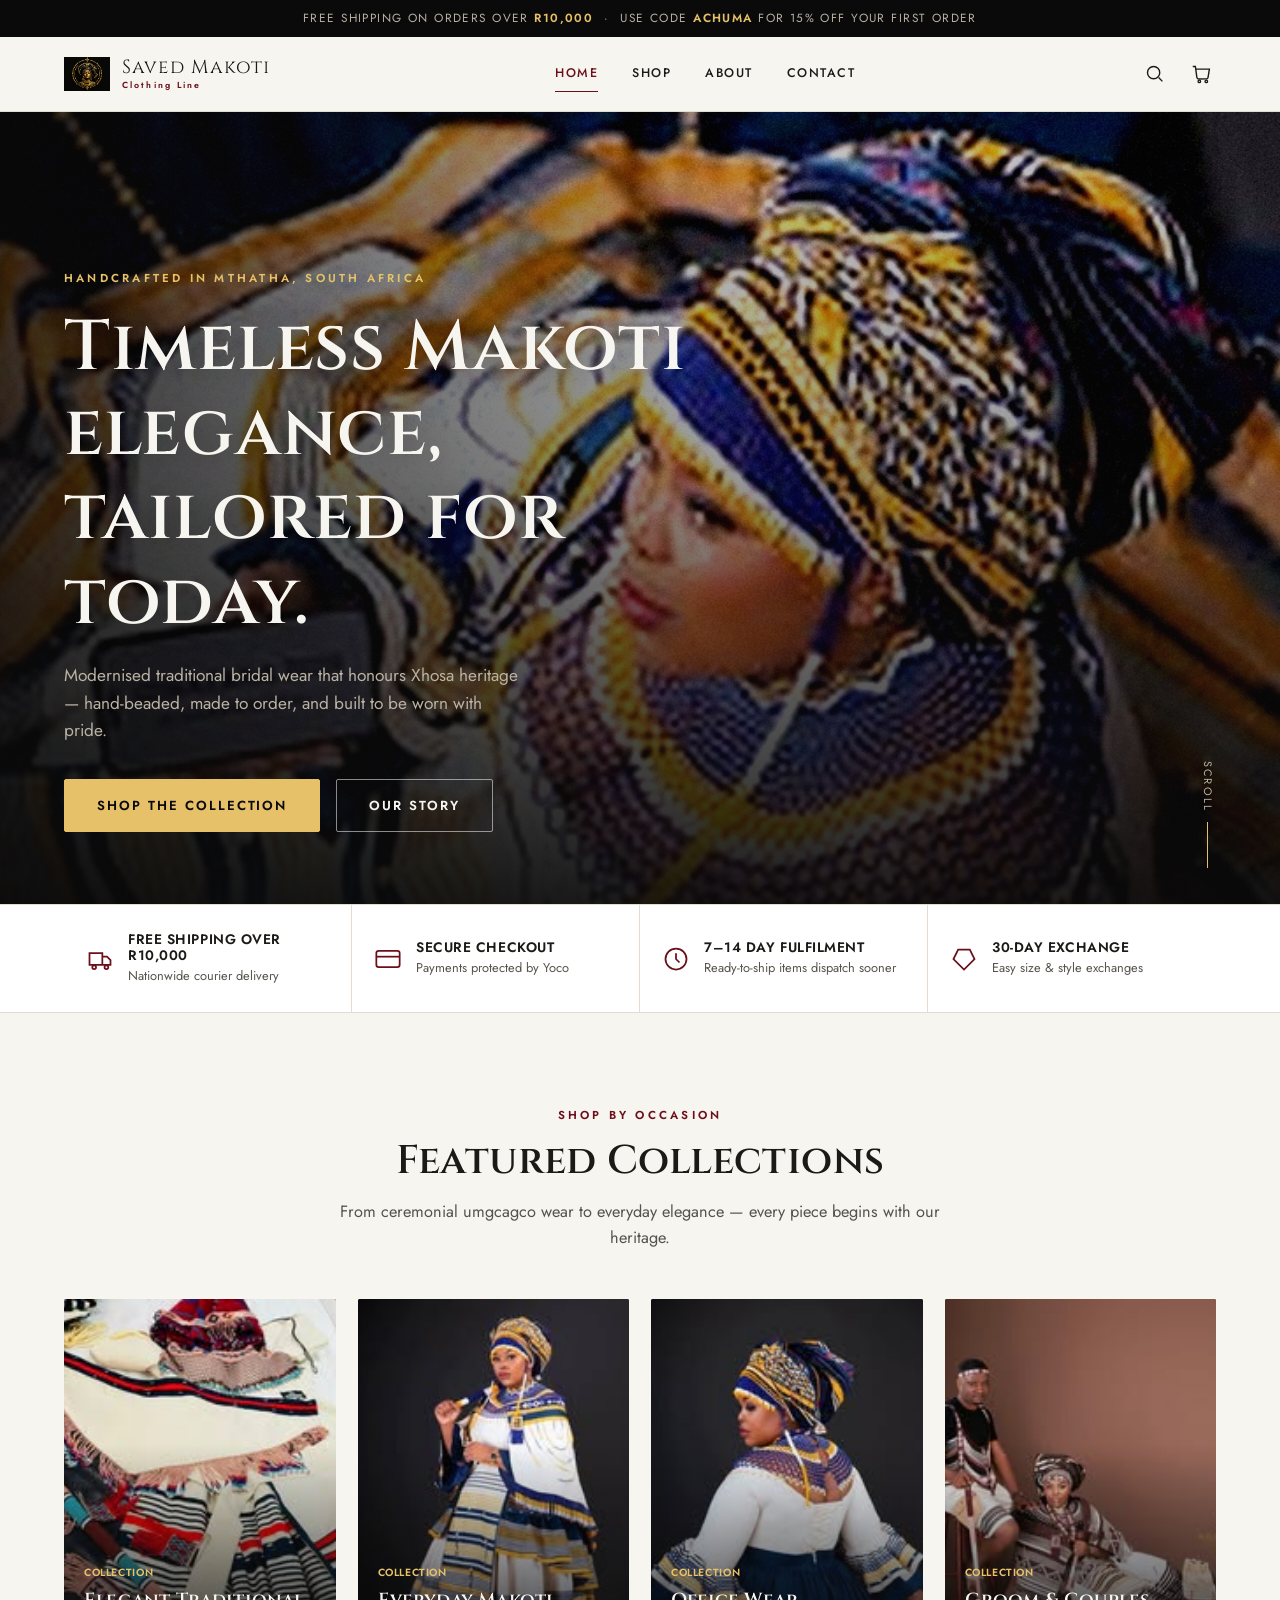
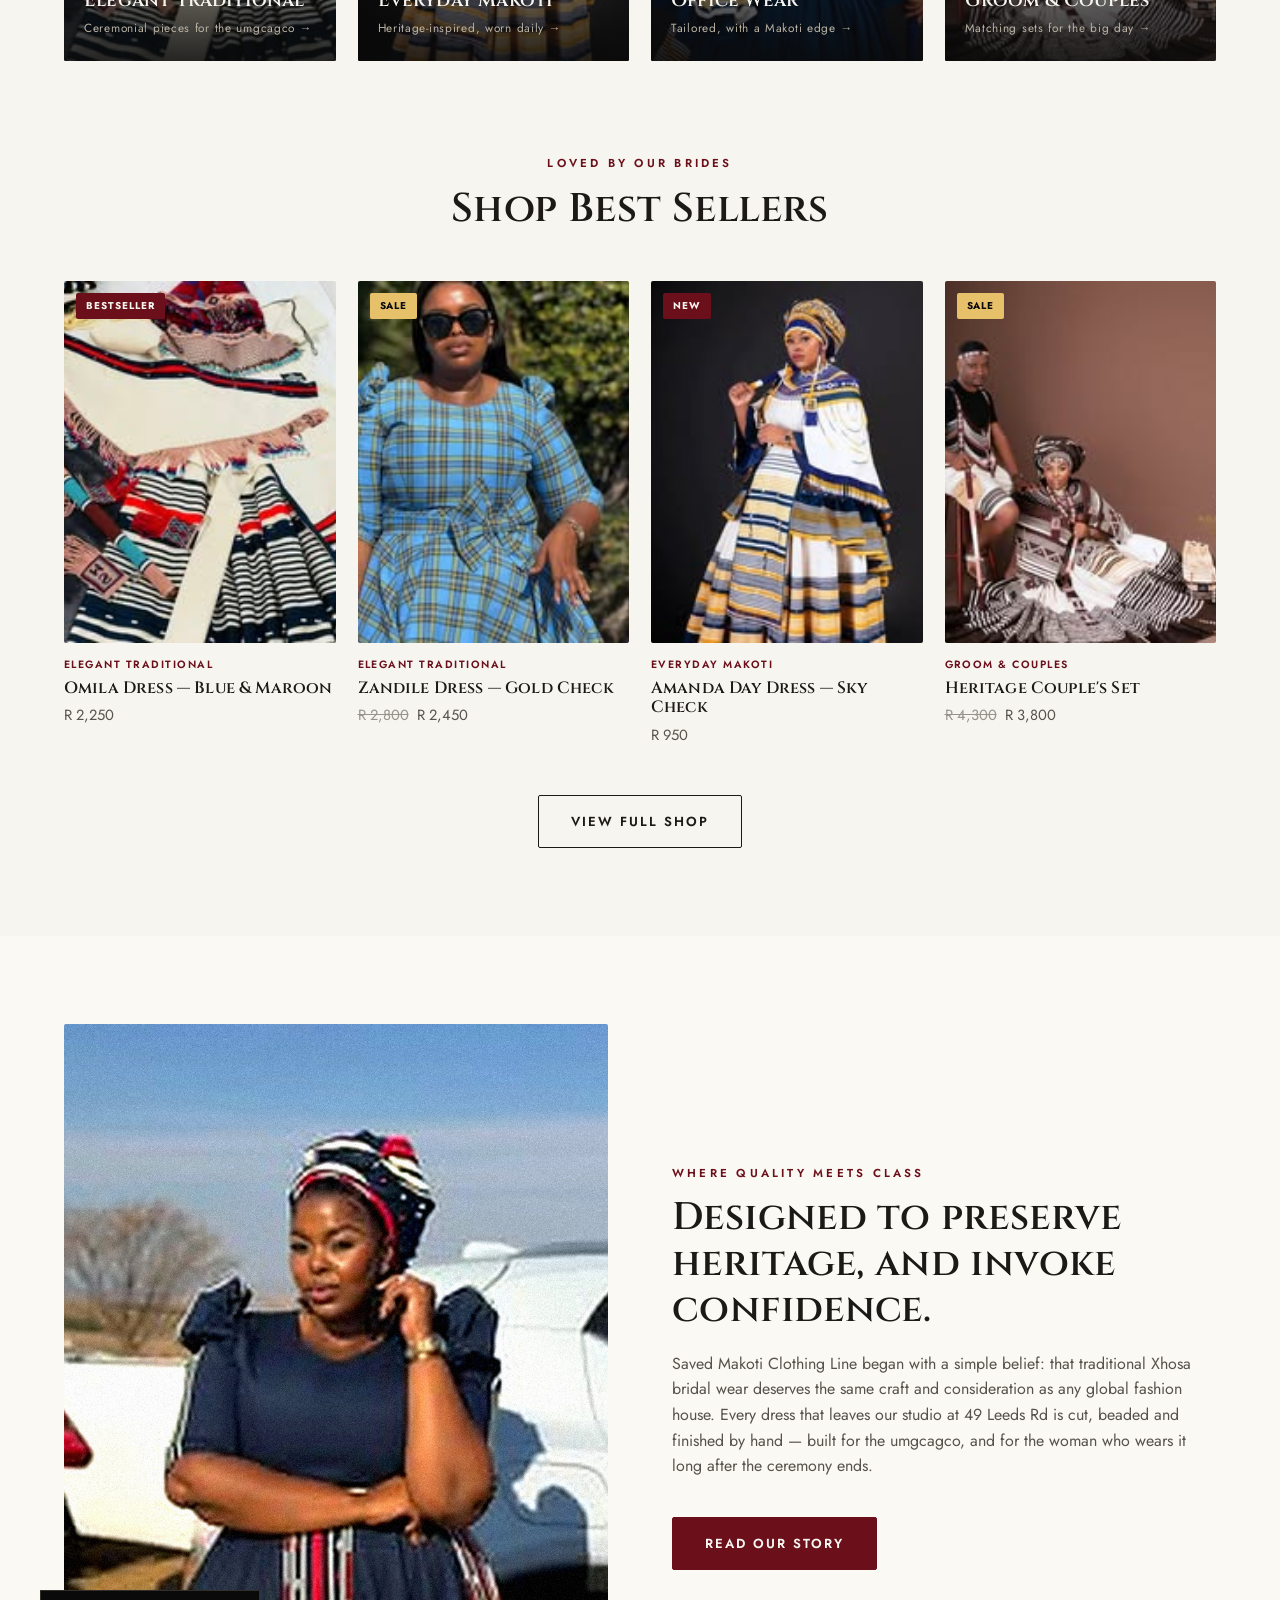
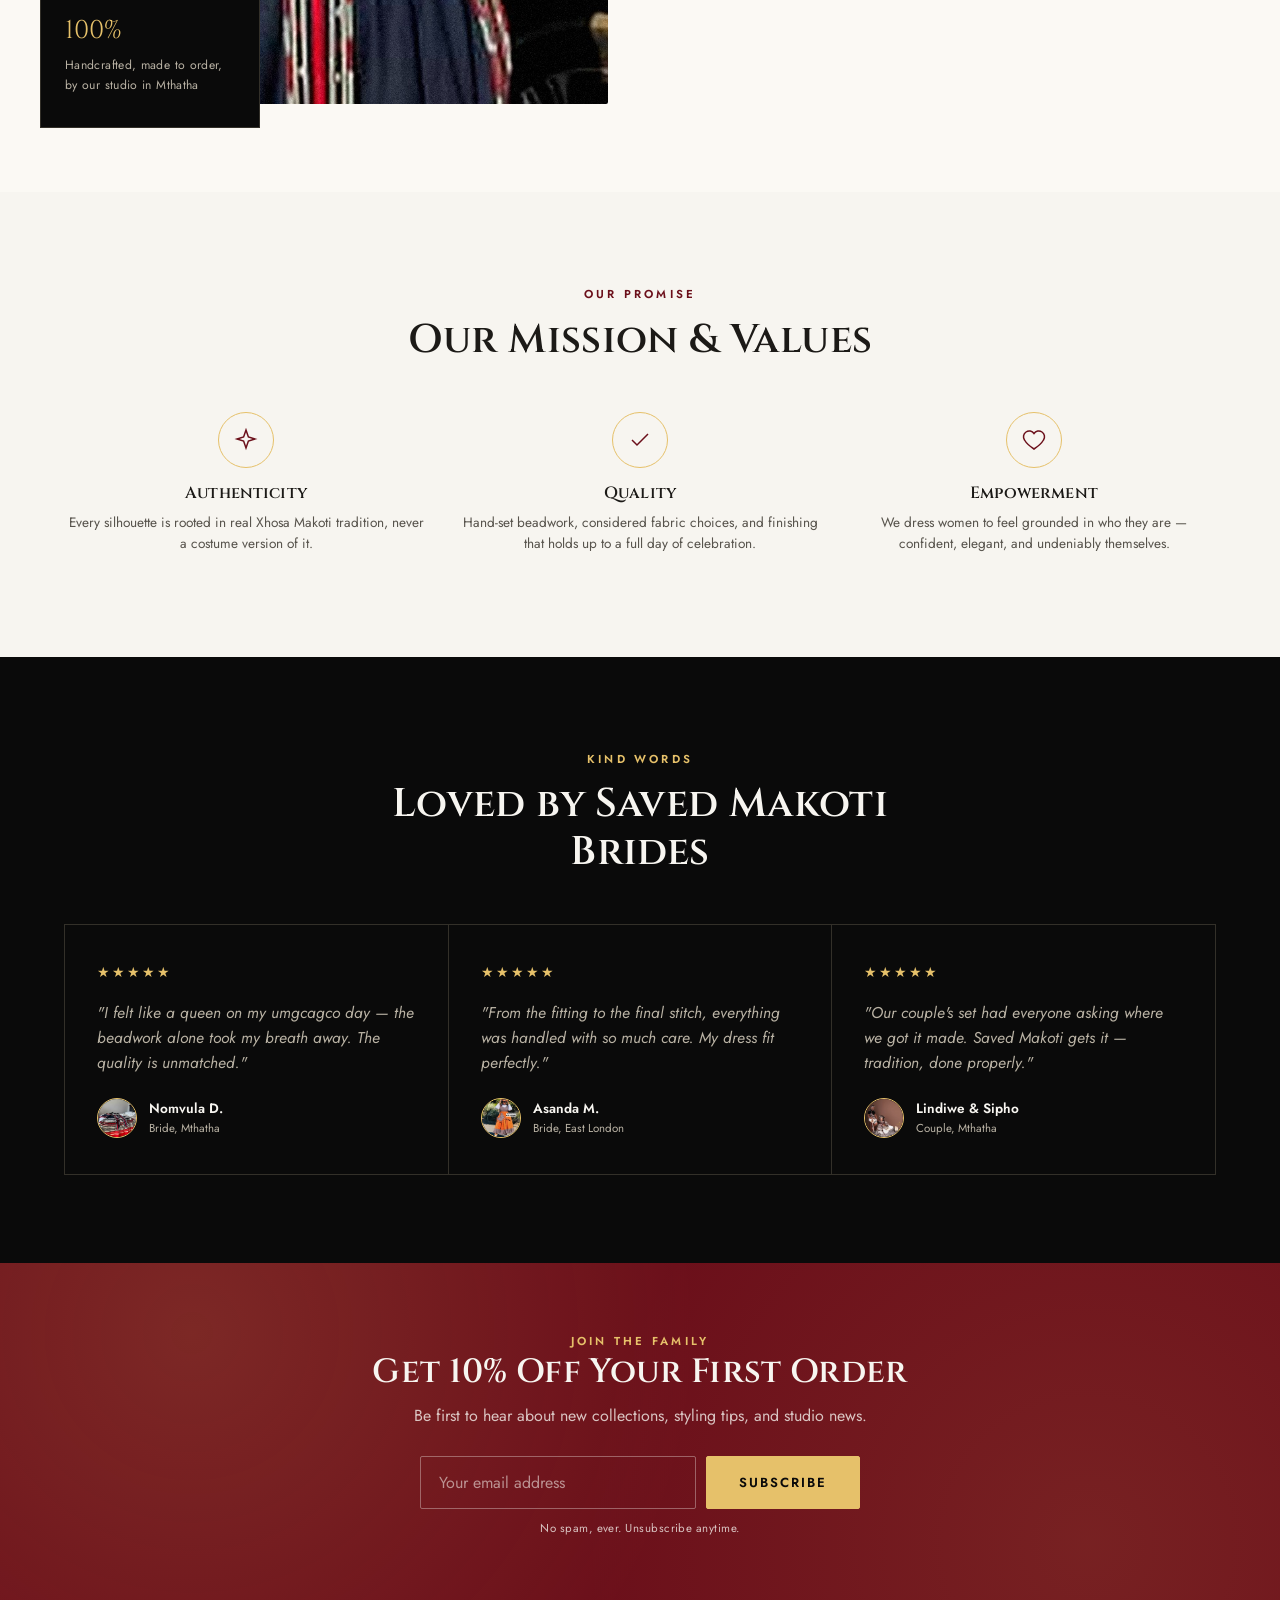
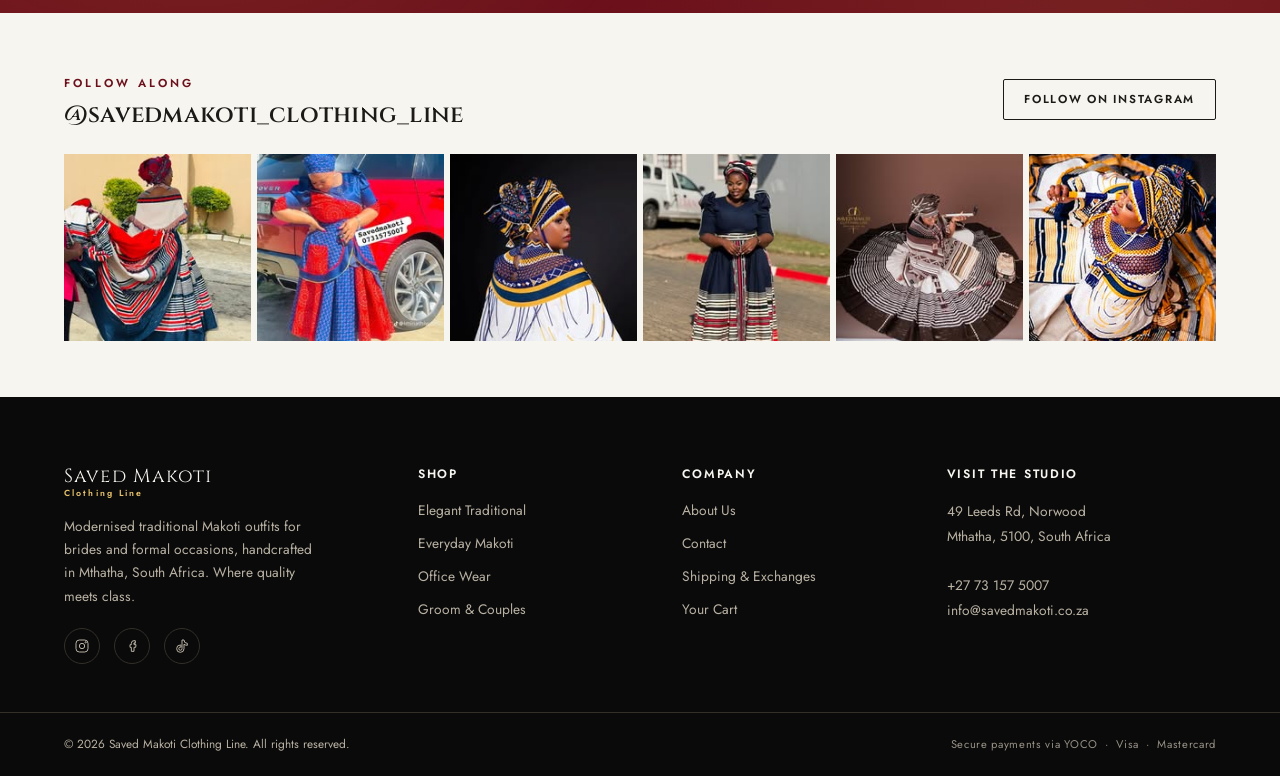
<file: site/index.html>
<!DOCTYPE html>
<html lang="en">
<head>
<meta charset="UTF-8">
<meta name="viewport" content="width=device-width, initial-scale=1">
<title>Saved Makoti Clothing Line — Where Quality Meets Class</title>
<meta name="description" content="Modernised traditional Makoti bridal wear, handcrafted in Mthatha, South Africa. Shop Elegant Traditional, Everyday Makoti, Office Wear and Groom's collections.">
<link rel="icon" href="images/brand/logo-icon.png">
<link rel="stylesheet" href="css/style.css">
</head>
<body>

<div class="announce">Free shipping on orders over <strong>R10,000</strong> &nbsp;·&nbsp; Use code <strong>ACHUMA</strong> for 15% off your first order</div>

<header class="site-header">
  <div class="header-inner">
    <a href="index.html" class="brand">
      <img src="images/brand/logo-icon.png" alt="Saved Makoti Clothing Line emblem">
      <span class="brand-word">Saved Makoti<small>Clothing Line</small></span>
    </a>
    <nav class="main-nav">
      <a href="index.html" class="active">Home</a>
      <a href="shop.html">Shop</a>
      <a href="about.html">About</a>
      <a href="contact.html">Contact</a>
    </nav>
    <div class="header-actions">
      <a href="shop.html" class="icon-btn" aria-label="Search collection">
        <svg viewBox="0 0 24 24" fill="none" stroke="currentColor" stroke-width="1.6"><circle cx="11" cy="11" r="7"/><path d="M21 21l-4.3-4.3"/></svg>
      </a>
      <a href="cart.html" class="icon-btn" aria-label="View cart">
        <svg viewBox="0 0 24 24" fill="none" stroke="currentColor" stroke-width="1.6"><path d="M6 7h15l-1.5 9.5a2 2 0 0 1-2 1.7H8.7a2 2 0 0 1-2-1.7L5 4H2"/><circle cx="9.5" cy="21" r="1.4"/><circle cx="17.5" cy="21" r="1.4"/></svg>
        <span class="cart-count">0</span>
      </a>
      <button class="burger" aria-label="Open menu"><span></span><span></span><span></span></button>
    </div>
  </div>
</header>

<div class="mobile-nav">
  <div class="mobile-nav-top">
    <img src="images/brand/logo-icon.png" alt="Saved Makoti">
    <button class="mobile-nav-close" aria-label="Close menu">&times;</button>
  </div>
  <a href="index.html">Home</a>
  <a href="shop.html">Shop</a>
  <a href="about.html">About</a>
  <a href="contact.html">Contact</a>
  <a href="cart.html">Cart</a>
</div>

<!-- ============ HERO ============ -->
<section class="hero">
  <div class="hero-media">
    <img src="images/products/hero-01.jpg" alt="Bride in a modern beaded Makoti outfit">
  </div>
  <div class="hero-content">
    <span class="eyebrow">Handcrafted in Mthatha, South Africa</span>
    <h1>Timeless Makoti elegance, tailored for today.</h1>
    <p>Modernised traditional bridal wear that honours Xhosa heritage — hand-beaded, made to order, and built to be worn with pride.</p>
    <div class="hero-cta">
      <a href="shop.html" class="btn btn-gold">Shop The Collection</a>
      <a href="about.html" class="btn btn-outline-light">Our Story</a>
    </div>
  </div>
  <div class="hero-scroll">Scroll</div>
</section>

<!-- ============ FEATURE STRIP ============ -->
<section class="feature-strip">
  <div class="feature-grid">
    <div class="feature-item">
      <svg viewBox="0 0 24 24" fill="none" stroke="currentColor" stroke-width="1.5"><path d="M3 7h11v10H3zM14 10h4l3 3v4h-7z"/><circle cx="7" cy="19" r="1.6"/><circle cx="17.5" cy="19" r="1.6"/></svg>
      <div><h4>Free shipping over R10,000</h4><p>Nationwide courier delivery</p></div>
    </div>
    <div class="feature-item">
      <svg viewBox="0 0 24 24" fill="none" stroke="currentColor" stroke-width="1.5"><rect x="2" y="5" width="20" height="14" rx="2"/><path d="M2 10h20"/></svg>
      <div><h4>Secure checkout</h4><p>Payments protected by Yoco</p></div>
    </div>
    <div class="feature-item">
      <svg viewBox="0 0 24 24" fill="none" stroke="currentColor" stroke-width="1.5"><circle cx="12" cy="12" r="9"/><path d="M12 7v5l3 3"/></svg>
      <div><h4>7–14 day fulfilment</h4><p>Ready-to-ship items dispatch sooner</p></div>
    </div>
    <div class="feature-item">
      <svg viewBox="0 0 24 24" fill="none" stroke="currentColor" stroke-width="1.5"><path d="M3 12l4-8h10l4 8-9 9-9-9z"/></svg>
      <div><h4>30-day exchange</h4><p>Easy size &amp; style exchanges</p></div>
    </div>
  </div>
</section>

<!-- ============ FEATURED COLLECTIONS ============ -->
<section class="section">
  <div class="container">
    <div class="section-head">
      <span class="eyebrow">Shop by occasion</span>
      <h2>Featured Collections</h2>
      <p>From ceremonial umgcagco wear to everyday elegance — every piece begins with our heritage.</p>
    </div>
    <div class="collections-grid" id="home-collections"></div>
  </div>
</section>

<!-- ============ BEST SELLERS ============ -->
<section class="section" style="padding-top:0;">
  <div class="container">
    <div class="section-head">
      <span class="eyebrow">Loved by our brides</span>
      <h2>Shop Best Sellers</h2>
    </div>
    <div class="product-grid" id="home-bestsellers"></div>
    <div class="view-more-wrap">
      <a href="shop.html" class="btn btn-outline">View Full Shop</a>
    </div>
  </div>
</section>

<!-- ============ BRAND STORY SPLIT ============ -->
<section class="section" style="background:var(--surface-warm);">
  <div class="container split">
    <div class="split-frame">
      <img src="images/products/product-16.jpg" alt="Model wearing red and white striped umbhaco">
      <div class="tag-card">
        <div class="num">100%</div>
        <p>Handcrafted, made to order, by our studio in Mthatha</p>
      </div>
    </div>
    <div class="content">
      <span class="eyebrow">Where quality meets class</span>
      <h2>Designed to preserve heritage, and invoke confidence.</h2>
      <p>Saved Makoti Clothing Line began with a simple belief: that traditional Xhosa bridal wear deserves the same craft and consideration as any global fashion house. Every dress that leaves our studio at 49 Leeds Rd is cut, beaded and finished by hand — built for the umgcagco, and for the woman who wears it long after the ceremony ends.</p>
      <a href="about.html" class="btn btn-primary" style="margin-top:22px;">Read Our Story</a>
    </div>
  </div>
</section>

<!-- ============ VALUES ============ -->
<section class="section">
  <div class="container">
    <div class="section-head">
      <span class="eyebrow">Our promise</span>
      <h2>Our Mission &amp; Values</h2>
    </div>
    <div class="value-row">
      <div class="value-item">
        <div class="glyph"><svg width="24" height="24" viewBox="0 0 24 24" fill="none" stroke="currentColor" stroke-width="1.5"><path d="M12 2l2.4 6.9L21 11l-6.6 2.1L12 20l-2.4-6.9L3 11l6.6-2.1z"/></svg></div>
        <h4>Authenticity</h4>
        <p>Every silhouette is rooted in real Xhosa Makoti tradition, never a costume version of it.</p>
      </div>
      <div class="value-item">
        <div class="glyph"><svg width="24" height="24" viewBox="0 0 24 24" fill="none" stroke="currentColor" stroke-width="1.5"><path d="M20 6L9 17l-5-5"/></svg></div>
        <h4>Quality</h4>
        <p>Hand-set beadwork, considered fabric choices, and finishing that holds up to a full day of celebration.</p>
      </div>
      <div class="value-item">
        <div class="glyph"><svg width="24" height="24" viewBox="0 0 24 24" fill="none" stroke="currentColor" stroke-width="1.5"><path d="M12 21s-7-4.6-9.5-9A5.5 5.5 0 0112 5.5 5.5 5.5 0 0121.5 12c-2.5 4.4-9.5 9-9.5 9z"/></svg></div>
        <h4>Empowerment</h4>
        <p>We dress women to feel grounded in who they are — confident, elegant, and undeniably themselves.</p>
      </div>
    </div>
  </div>
</section>

<!-- ============ TESTIMONIALS ============ -->
<section class="section testimonials-band">
  <div class="container">
    <div class="section-head">
      <span class="eyebrow on-dark">Kind words</span>
      <h2 style="color:var(--ivory);">Loved by Saved Makoti Brides</h2>
    </div>
    <div class="testimonial-grid">
      <div class="testimonial-card">
        <div class="stars">★★★★★</div>
        <p class="quote">"I felt like a queen on my umgcagco day — the beadwork alone took my breath away. The quality is unmatched."</p>
        <div class="who">
          <img class="avatar-ring" src="images/products/product-17.jpg" alt="">
          <div><div class="name">Nomvula D.</div><div class="role">Bride, Mthatha</div></div>
        </div>
      </div>
      <div class="testimonial-card">
        <div class="stars">★★★★★</div>
        <p class="quote">"From the fitting to the final stitch, everything was handled with so much care. My dress fit perfectly."</p>
        <div class="who">
          <img class="avatar-ring" src="images/products/product-08.jpg" alt="">
          <div><div class="name">Asanda M.</div><div class="role">Bride, East London</div></div>
        </div>
      </div>
      <div class="testimonial-card">
        <div class="stars">★★★★★</div>
        <p class="quote">"Our couple's set had everyone asking where we got it made. Saved Makoti gets it — tradition, done properly."</p>
        <div class="who">
          <img class="avatar-ring" src="images/products/product-20-couple.jpg" alt="">
          <div><div class="name">Lindiwe &amp; Sipho</div><div class="role">Couple, Mthatha</div></div>
        </div>
      </div>
    </div>
  </div>
</section>

<!-- ============ NEWSLETTER ============ -->
<section class="newsletter">
  <span class="eyebrow on-dark">Join the family</span>
  <h2>Get 10% Off Your First Order</h2>
  <p>Be first to hear about new collections, styling tips, and studio news.</p>
  <form class="newsletter-form" data-fake-submit="Welcome to the family — check your inbox for your code.">
    <input type="email" placeholder="Your email address" required>
    <button type="submit" class="btn btn-gold">Subscribe</button>
  </form>
  <p class="newsletter-note">No spam, ever. Unsubscribe anytime.</p>
</section>

<!-- ============ INSTAGRAM STRIP ============ -->
<section class="section-tight">
  <div class="container">
    <div class="social-strip-head">
      <div>
        <span class="eyebrow">Follow along</span>
        <h2 style="margin-top:6px;font-size:1.5rem;">@savedmakoti_clothing_line</h2>
      </div>
      <a href="https://www.instagram.com/savedmakoti_clothing_line/" target="_blank" rel="noopener" class="btn btn-outline btn-sm">Follow on Instagram</a>
    </div>
    <div class="social-grid">
      <a href="https://www.instagram.com/savedmakoti_clothing_line/" target="_blank" rel="noopener"><img src="images/products/product-05.jpg" alt="Saved Makoti Instagram post"></a>
      <a href="https://www.instagram.com/savedmakoti_clothing_line/" target="_blank" rel="noopener"><img src="images/products/product-09.jpg" alt="Saved Makoti Instagram post"></a>
      <a href="https://www.instagram.com/savedmakoti_clothing_line/" target="_blank" rel="noopener"><img src="images/products/product-14.jpg" alt="Saved Makoti Instagram post"></a>
      <a href="https://www.instagram.com/savedmakoti_clothing_line/" target="_blank" rel="noopener"><img src="images/products/product-18.jpg" alt="Saved Makoti Instagram post"></a>
      <a href="https://www.instagram.com/savedmakoti_clothing_line/" target="_blank" rel="noopener"><img src="images/products/product-21-men.jpg" alt="Saved Makoti Instagram post"></a>
      <a href="https://www.instagram.com/savedmakoti_clothing_line/" target="_blank" rel="noopener"><img src="images/products/hero-02.jpg" alt="Saved Makoti Instagram post"></a>
    </div>
  </div>
</section>

<!-- ============ FOOTER ============ -->
<footer class="site-footer">
  <div class="footer-top">
    <div class="footer-brand">
      <a href="index.html" class="brand"><span class="brand-word">Saved Makoti<small>Clothing Line</small></span></a>
      <p>Modernised traditional Makoti outfits for brides and formal occasions, handcrafted in Mthatha, South Africa. Where quality meets class.</p>
      <div class="footer-social">
        <a href="https://www.instagram.com/savedmakoti_clothing_line/" target="_blank" rel="noopener" aria-label="Instagram"><svg viewBox="0 0 24 24" fill="none" stroke="currentColor" stroke-width="1.5"><rect x="3" y="3" width="18" height="18" rx="5"/><circle cx="12" cy="12" r="4"/><circle cx="17.5" cy="6.5" r="1"/></svg></a>
        <a href="https://www.facebook.com/profile.php?id=61569599087035" target="_blank" rel="noopener" aria-label="Facebook"><svg viewBox="0 0 24 24" fill="none" stroke="currentColor" stroke-width="1.5"><path d="M15 8h2V4h-2a4 4 0 0 0-4 4v2H9v4h2v6h4v-6h2.5l.5-4H15V8a1 1 0 0 1 1-1z"/></svg></a>
        <a href="https://www.tiktok.com/@saved_makoti" target="_blank" rel="noopener" aria-label="TikTok"><svg viewBox="0 0 24 24" fill="none" stroke="currentColor" stroke-width="1.5"><path d="M15 3a5 5 0 0 0 5 5v3a8 8 0 0 1-5-1.7V16a5.5 5.5 0 1 1-5.5-5.5c.3 0 .6 0 .9.1v3.1a2.4 2.4 0 1 0 1.6 2.3V3z"/></svg></a>
      </div>
    </div>
    <div class="footer-col">
      <h4>Shop</h4>
      <ul>
        <li><a href="shop.html?collection=elegant-traditional">Elegant Traditional</a></li>
        <li><a href="shop.html?collection=everyday-makoti">Everyday Makoti</a></li>
        <li><a href="shop.html?collection=office-wear">Office Wear</a></li>
        <li><a href="shop.html?collection=groom-couples">Groom &amp; Couples</a></li>
      </ul>
    </div>
    <div class="footer-col">
      <h4>Company</h4>
      <ul>
        <li><a href="about.html">About Us</a></li>
        <li><a href="contact.html">Contact</a></li>
        <li><a href="contact.html#faq">Shipping &amp; Exchanges</a></li>
        <li><a href="cart.html">Your Cart</a></li>
      </ul>
    </div>
    <div class="footer-col">
      <h4>Visit The Studio</h4>
      <address>
        49 Leeds Rd, Norwood<br>
        Mthatha, 5100, South Africa<br><br>
        <a href="tel:+27731575007">+27 73 157 5007</a><br>
        <a href="mailto:info@savedmakoti.co.za">info@savedmakoti.co.za</a>
      </address>
    </div>
  </div>
  <div class="footer-bottom">
    <span>© 2026 Saved Makoti Clothing Line. All rights reserved.</span>
    <span class="footer-payments">Secure payments via YOCO &nbsp;·&nbsp; Visa &nbsp;·&nbsp; Mastercard</span>
  </div>
</footer>

<script src="js/products.js"></script>
<script src="js/cart.js"></script>
<script src="js/main.js"></script>
<script>
  // Render featured collections
  const collWrap = document.getElementById("home-collections");
  COLLECTIONS.forEach(c => {
    collWrap.innerHTML += `
      <a href="shop.html?collection=${c.id}" class="collection-card">
        <img src="${c.image}" alt="${c.label}">
        <div class="collection-card-label">
          <span class="eyebrow">Collection</span>
          <h3>${c.label}</h3>
          <span>${c.tagline} →</span>
        </div>
      </a>`;
  });

  // Render best sellers (first 4 flagged bestseller/new/sale, else first 4)
  const bsWrap = document.getElementById("home-bestsellers");
  const featured = PRODUCTS.filter(p => p.badge).slice(0,4).length >= 4
      ? PRODUCTS.filter(p => p.badge).slice(0,4)
      : PRODUCTS.slice(0,4);
  featured.forEach(p => {
    bsWrap.innerHTML += `
      <a href="product.html?id=${p.id}" class="product-card">
        <div class="thumb">
          ${p.badge ? `<span class="badge ${p.badge==='Sale'?'alt':''}">${p.badge}</span>` : ""}
          <img src="${p.images[0]}" alt="${p.name}">
          <div class="quick-add"><button type="button" onclick="event.preventDefault();addToCart('${p.id}', p_size('${p.id}'), null, 1); showToast('Added to cart', '${p.images[0]}');">Quick Add</button></div>
        </div>
        <div class="info">
          <div class="cat">${p.collectionLabel}</div>
          <h3>${p.name}</h3>
          <div class="price">${p.compareAt ? `<span class="was">${formatPrice(p.compareAt)}</span>`:""}${formatPrice(p.price)}</div>
        </div>
      </a>`;
  });
  function p_size(id){ const p = findProduct(id); return p.sizes[0]; }
</script>
</body>
</html>
</file>
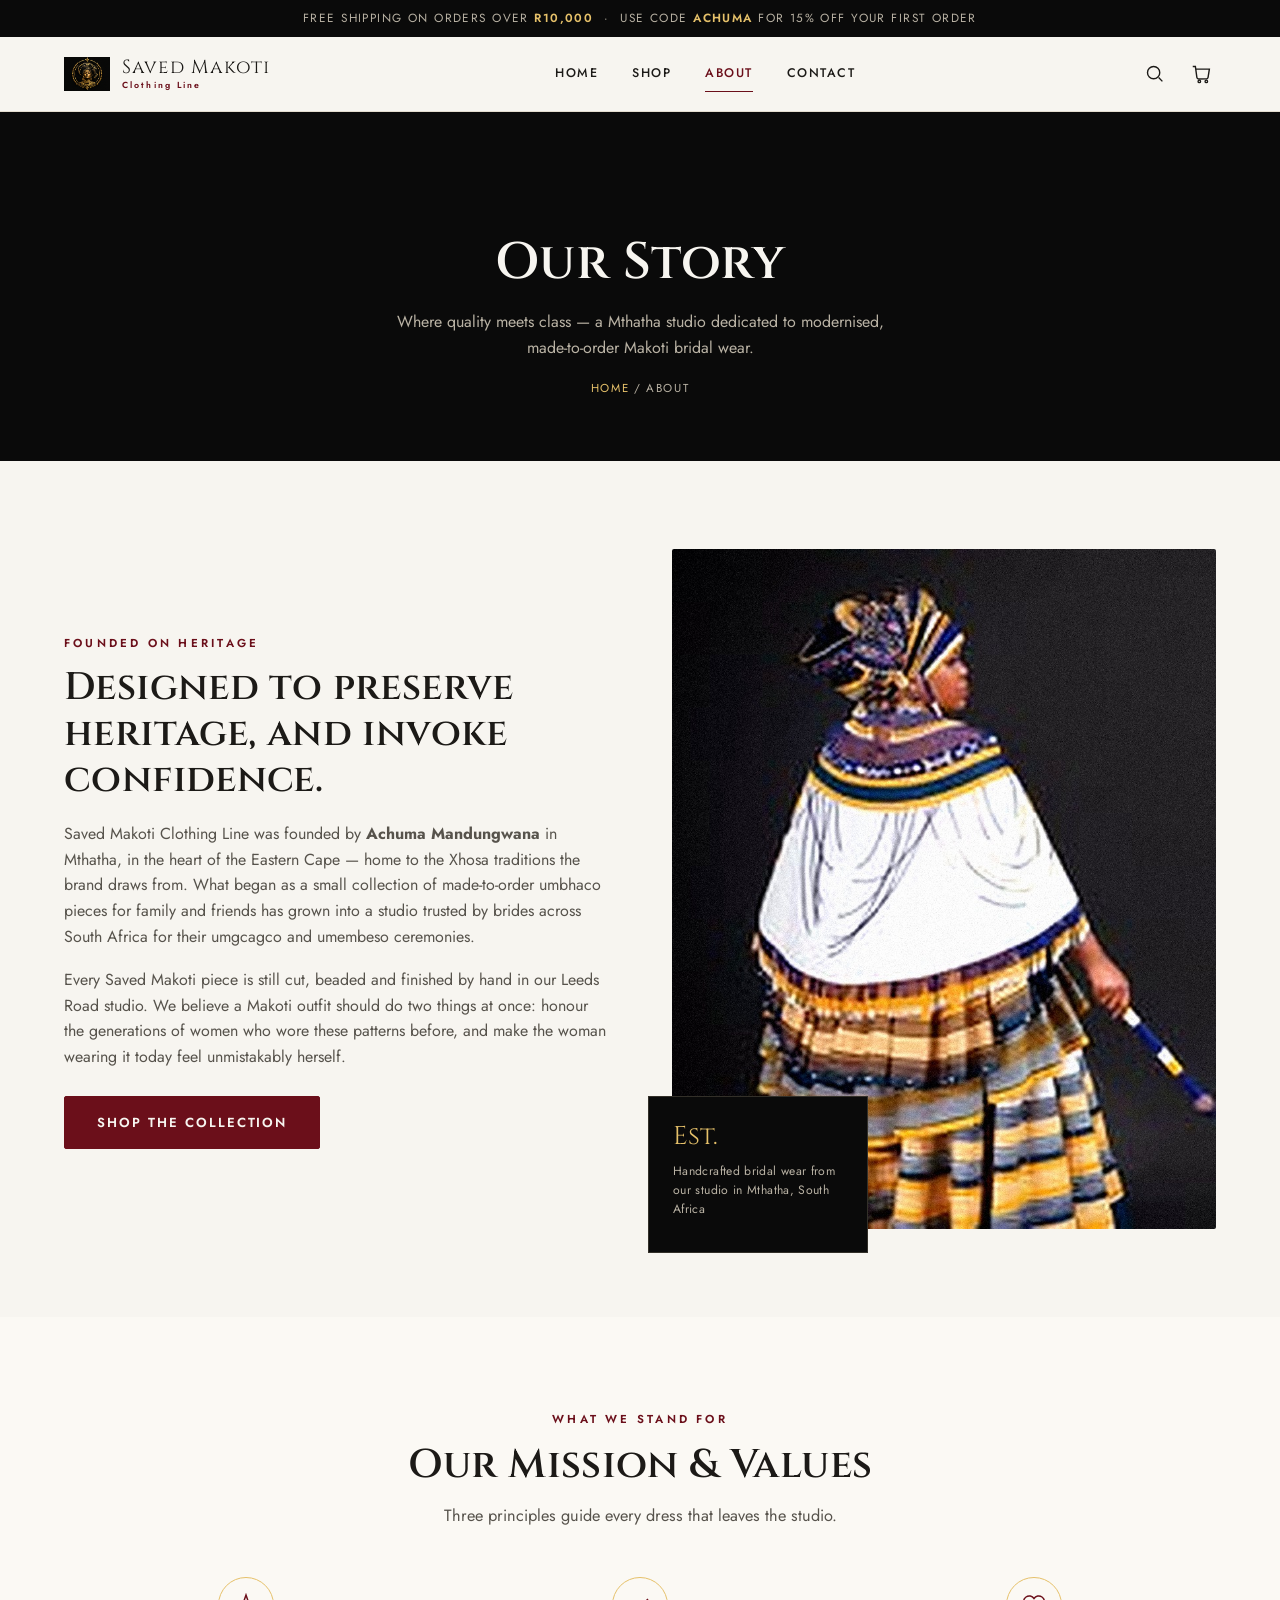
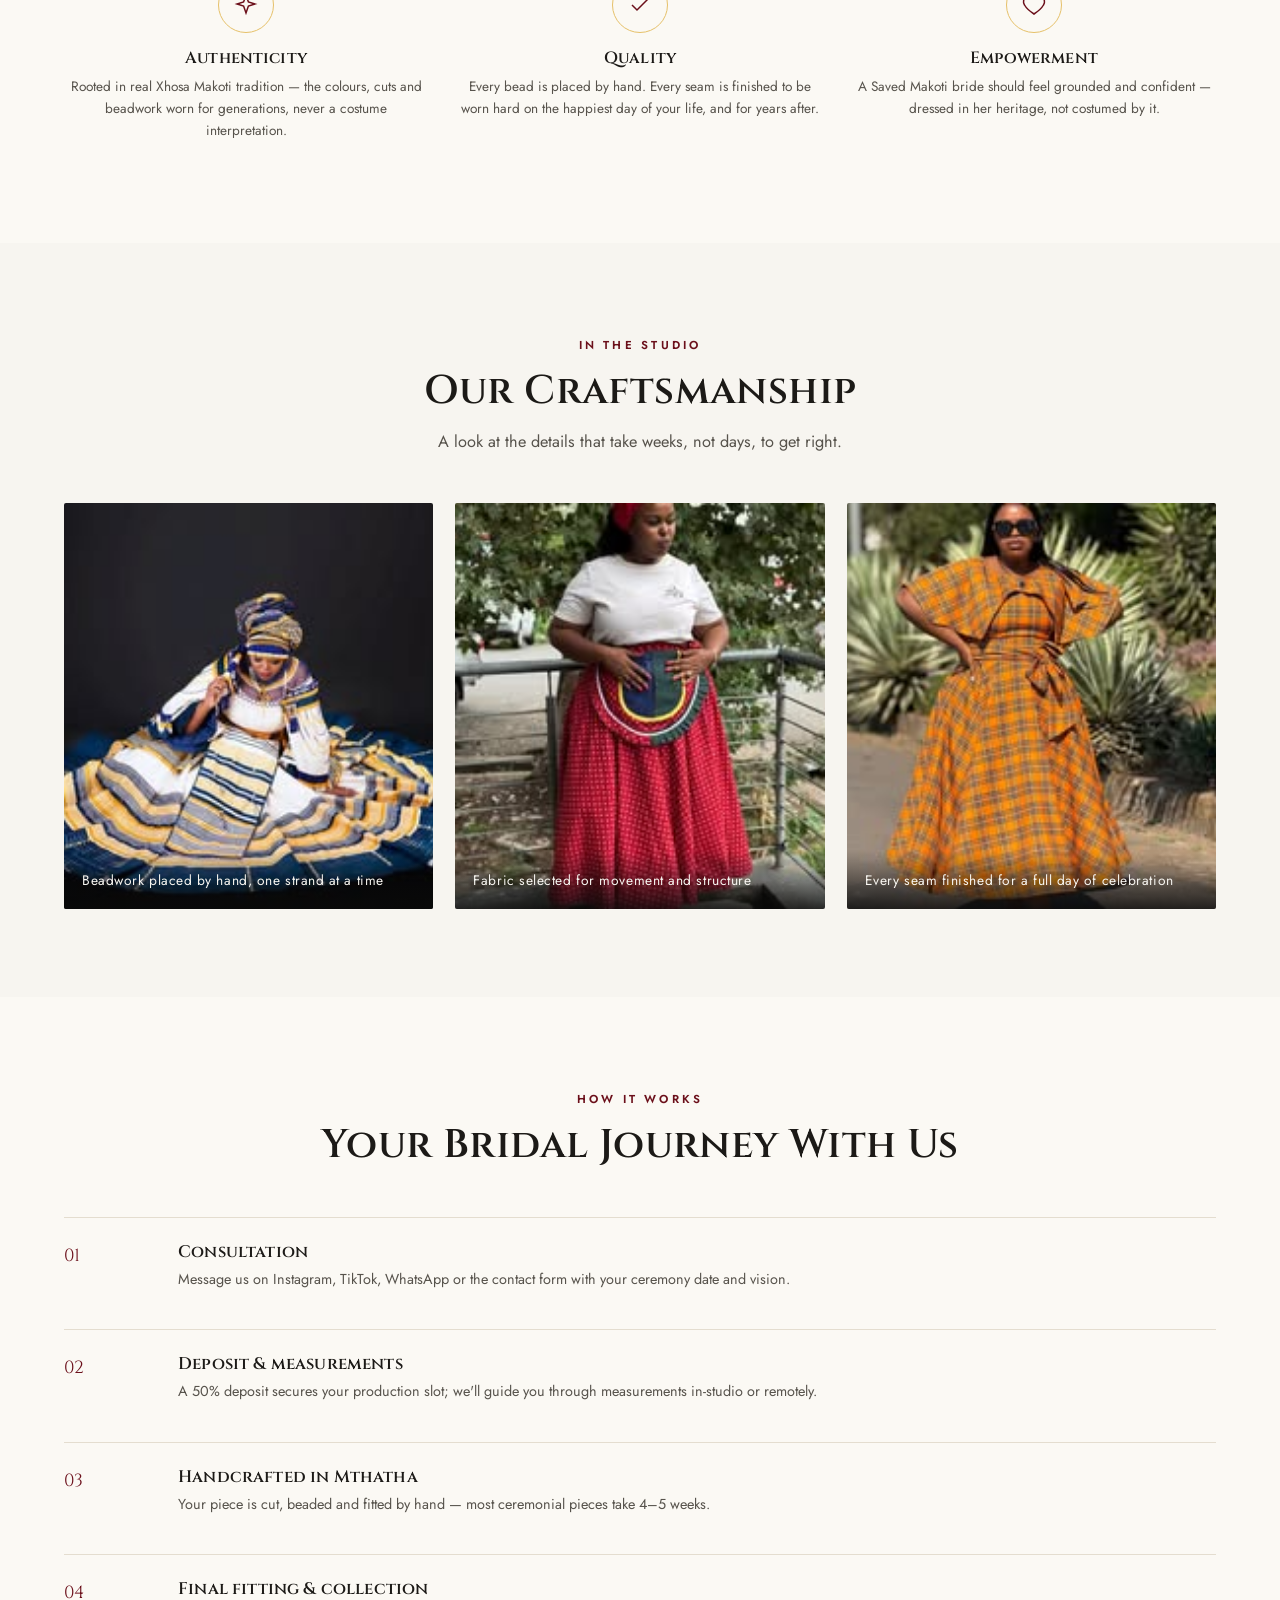
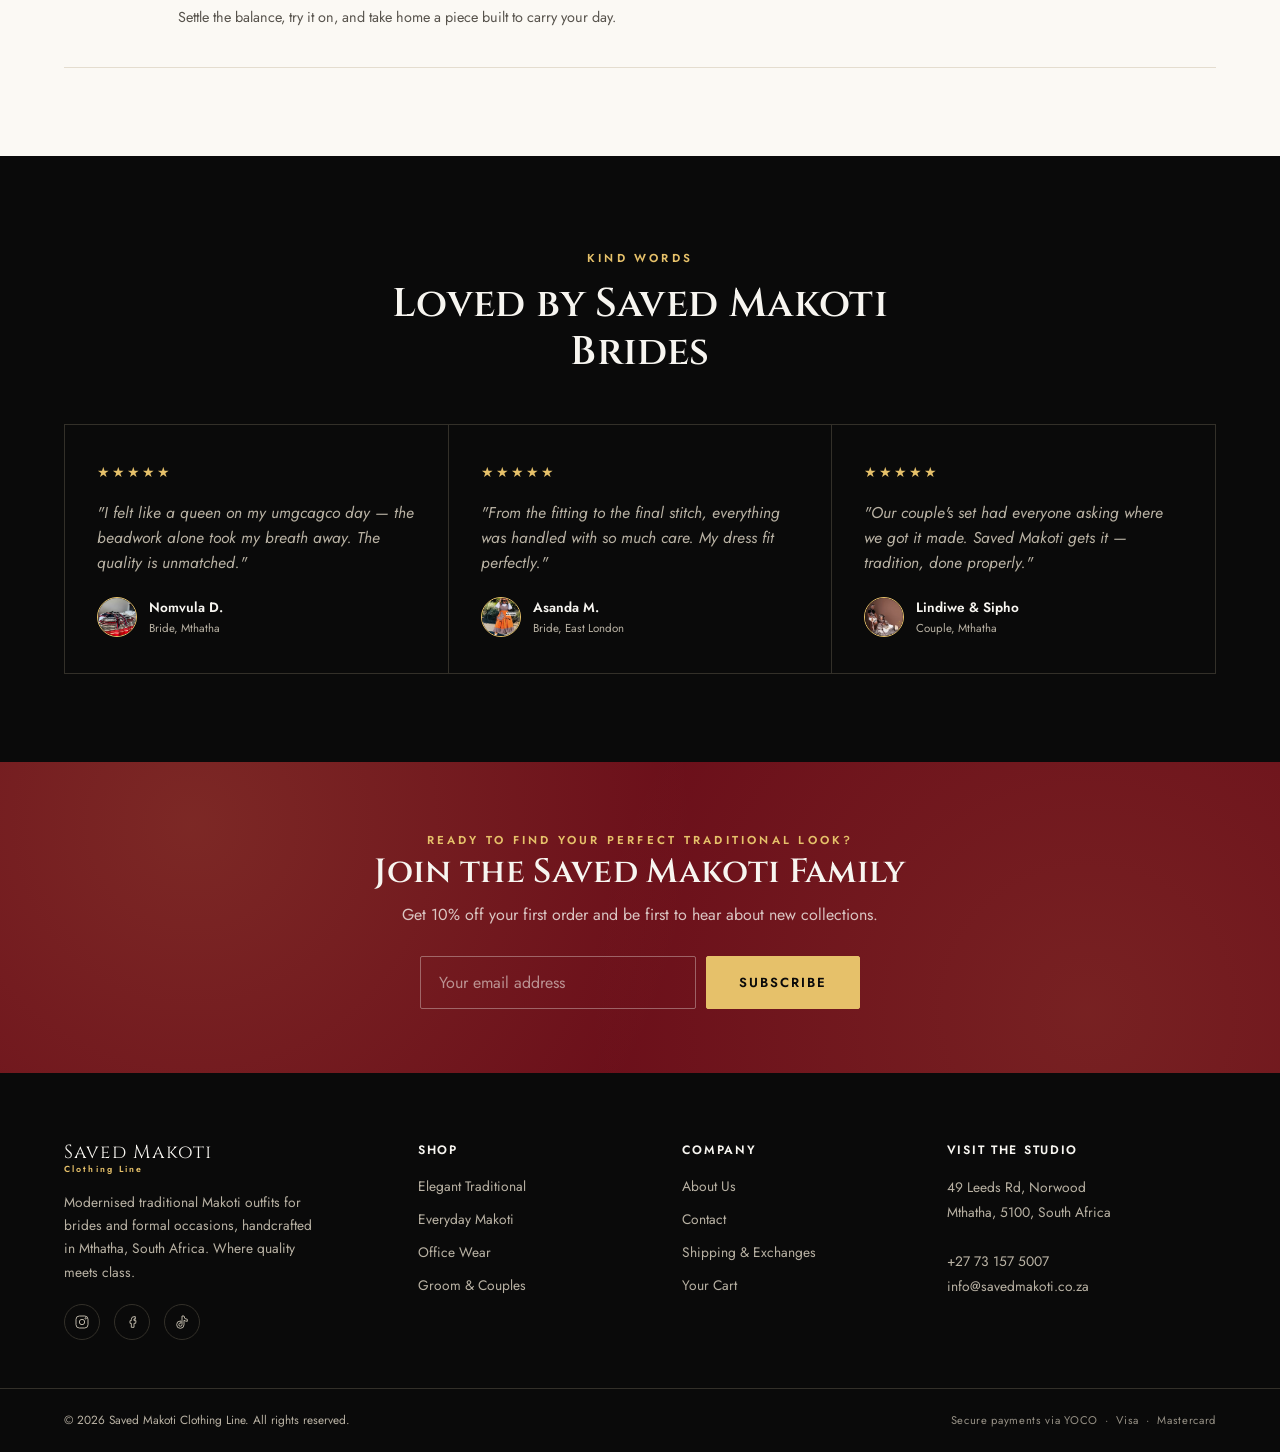
<file: site/about.html>
<!DOCTYPE html>
<html lang="en">
<head>
<meta charset="UTF-8">
<meta name="viewport" content="width=device-width, initial-scale=1">
<title>About Us — Saved Makoti Clothing Line</title>
<meta name="description" content="The story of Saved Makoti Clothing Line — modernised traditional Xhosa bridal wear handcrafted in Mthatha, South Africa.">
<link rel="icon" href="images/brand/logo-icon.png">
<link rel="stylesheet" href="css/style.css">
</head>
<body>

<div class="announce">Free shipping on orders over <strong>R10,000</strong> &nbsp;·&nbsp; Use code <strong>ACHUMA</strong> for 15% off your first order</div>

<header class="site-header">
  <div class="header-inner">
    <a href="index.html" class="brand">
      <img src="images/brand/logo-icon.png" alt="Saved Makoti Clothing Line emblem">
      <span class="brand-word">Saved Makoti<small>Clothing Line</small></span>
    </a>
    <nav class="main-nav">
      <a href="index.html">Home</a>
      <a href="shop.html">Shop</a>
      <a href="about.html" class="active">About</a>
      <a href="contact.html">Contact</a>
    </nav>
    <div class="header-actions">
      <a href="shop.html" class="icon-btn" aria-label="Search collection">
        <svg viewBox="0 0 24 24" fill="none" stroke="currentColor" stroke-width="1.6"><circle cx="11" cy="11" r="7"/><path d="M21 21l-4.3-4.3"/></svg>
      </a>
      <a href="cart.html" class="icon-btn" aria-label="View cart">
        <svg viewBox="0 0 24 24" fill="none" stroke="currentColor" stroke-width="1.6"><path d="M6 7h15l-1.5 9.5a2 2 0 0 1-2 1.7H8.7a2 2 0 0 1-2-1.7L5 4H2"/><circle cx="9.5" cy="21" r="1.4"/><circle cx="17.5" cy="21" r="1.4"/></svg>
        <span class="cart-count">0</span>
      </a>
      <button class="burger" aria-label="Open menu"><span></span><span></span><span></span></button>
    </div>
  </div>
</header>

<div class="mobile-nav">
  <div class="mobile-nav-top">
    <img src="images/brand/logo-icon.png" alt="Saved Makoti">
    <button class="mobile-nav-close" aria-label="Close menu">&times;</button>
  </div>
  <a href="index.html">Home</a>
  <a href="shop.html">Shop</a>
  <a href="about.html">About</a>
  <a href="contact.html">Contact</a>
  <a href="cart.html">Cart</a>
</div>

<section class="page-hero">
  <h1>Our Story</h1>
  <p class="lede">Where quality meets class — a Mthatha studio dedicated to modernised, made-to-order Makoti bridal wear.</p>
  <div class="breadcrumb"><a href="index.html">Home</a> / About</div>
</section>

<section class="section">
  <div class="container split">
    <div class="content">
      <span class="eyebrow">Founded on heritage</span>
      <h2>Designed to preserve heritage, and invoke confidence.</h2>
      <p>Saved Makoti Clothing Line was founded by <strong>Achuma Mandungwana</strong> in Mthatha, in the heart of the Eastern Cape — home to the Xhosa traditions the brand draws from. What began as a small collection of made-to-order umbhaco pieces for family and friends has grown into a studio trusted by brides across South Africa for their umgcagco and umembeso ceremonies.</p>
      <p>Every Saved Makoti piece is still cut, beaded and finished by hand in our Leeds Road studio. We believe a Makoti outfit should do two things at once: honour the generations of women who wore these patterns before, and make the woman wearing it today feel unmistakably herself.</p>
      <a href="shop.html" class="btn btn-primary" style="margin-top:10px;">Shop The Collection</a>
    </div>
    <div class="split-frame">
      <img src="images/products/founder-01.jpg" alt="Traditional Makoti beadwork and headpiece detail">
      <div class="tag-card">
        <div class="num">Est.</div>
        <p>Handcrafted bridal wear from our studio in Mthatha, South Africa</p>
      </div>
    </div>
  </div>
</section>

<section class="section" style="background:var(--surface-warm);">
  <div class="container">
    <div class="section-head">
      <span class="eyebrow">What we stand for</span>
      <h2>Our Mission &amp; Values</h2>
      <p>Three principles guide every dress that leaves the studio.</p>
    </div>
    <div class="value-row">
      <div class="value-item">
        <div class="glyph"><svg width="24" height="24" viewBox="0 0 24 24" fill="none" stroke="currentColor" stroke-width="1.5"><path d="M12 2l2.4 6.9L21 11l-6.6 2.1L12 20l-2.4-6.9L3 11l6.6-2.1z"/></svg></div>
        <h4>Authenticity</h4>
        <p>Rooted in real Xhosa Makoti tradition — the colours, cuts and beadwork worn for generations, never a costume interpretation.</p>
      </div>
      <div class="value-item">
        <div class="glyph"><svg width="24" height="24" viewBox="0 0 24 24" fill="none" stroke="currentColor" stroke-width="1.5"><path d="M20 6L9 17l-5-5"/></svg></div>
        <h4>Quality</h4>
        <p>Every bead is placed by hand. Every seam is finished to be worn hard on the happiest day of your life, and for years after.</p>
      </div>
      <div class="value-item">
        <div class="glyph"><svg width="24" height="24" viewBox="0 0 24 24" fill="none" stroke="currentColor" stroke-width="1.5"><path d="M12 21s-7-4.6-9.5-9A5.5 5.5 0 0112 5.5 5.5 5.5 0 0121.5 12c-2.5 4.4-9.5 9-9.5 9z"/></svg></div>
        <h4>Empowerment</h4>
        <p>A Saved Makoti bride should feel grounded and confident — dressed in her heritage, not costumed by it.</p>
      </div>
    </div>
  </div>
</section>

<section class="section">
  <div class="container">
    <div class="section-head">
      <span class="eyebrow">In the studio</span>
      <h2>Our Craftsmanship</h2>
      <p>A look at the details that take weeks, not days, to get right.</p>
    </div>
    <div class="craft-grid">
      <div class="craft-card">
        <img src="images/products/detail-01.jpg" alt="Hand-beaded traditional detail">
        <div class="cap">Beadwork placed by hand, one strand at a time</div>
      </div>
      <div class="craft-card">
        <img src="images/products/product-04.jpg" alt="Fabric and pattern detail">
        <div class="cap">Fabric selected for movement and structure</div>
      </div>
      <div class="craft-card">
        <img src="images/products/product-11.jpg" alt="Finished garment detail">
        <div class="cap">Every seam finished for a full day of celebration</div>
      </div>
    </div>
  </div>
</section>

<section class="section" style="background:var(--surface-warm);">
  <div class="container">
    <div class="section-head">
      <span class="eyebrow">How it works</span>
      <h2>Your Bridal Journey With Us</h2>
    </div>
    <div class="timeline">
      <div class="timeline-item">
        <div class="yr">01</div>
        <div><h4>Consultation</h4><p>Message us on Instagram, TikTok, WhatsApp or the contact form with your ceremony date and vision.</p></div>
      </div>
      <div class="timeline-item">
        <div class="yr">02</div>
        <div><h4>Deposit &amp; measurements</h4><p>A 50% deposit secures your production slot; we'll guide you through measurements in-studio or remotely.</p></div>
      </div>
      <div class="timeline-item">
        <div class="yr">03</div>
        <div><h4>Handcrafted in Mthatha</h4><p>Your piece is cut, beaded and fitted by hand — most ceremonial pieces take 4–5 weeks.</p></div>
      </div>
      <div class="timeline-item">
        <div class="yr">04</div>
        <div><h4>Final fitting &amp; collection</h4><p>Settle the balance, try it on, and take home a piece built to carry your day.</p></div>
      </div>
    </div>
  </div>
</section>

<section class="section testimonials-band">
  <div class="container">
    <div class="section-head">
      <span class="eyebrow on-dark">Kind words</span>
      <h2 style="color:var(--ivory);">Loved by Saved Makoti Brides</h2>
    </div>
    <div class="testimonial-grid">
      <div class="testimonial-card">
        <div class="stars">★★★★★</div>
        <p class="quote">"I felt like a queen on my umgcagco day — the beadwork alone took my breath away. The quality is unmatched."</p>
        <div class="who"><img class="avatar-ring" src="images/products/product-17.jpg" alt=""><div><div class="name">Nomvula D.</div><div class="role">Bride, Mthatha</div></div></div>
      </div>
      <div class="testimonial-card">
        <div class="stars">★★★★★</div>
        <p class="quote">"From the fitting to the final stitch, everything was handled with so much care. My dress fit perfectly."</p>
        <div class="who"><img class="avatar-ring" src="images/products/product-08.jpg" alt=""><div><div class="name">Asanda M.</div><div class="role">Bride, East London</div></div></div>
      </div>
      <div class="testimonial-card">
        <div class="stars">★★★★★</div>
        <p class="quote">"Our couple's set had everyone asking where we got it made. Saved Makoti gets it — tradition, done properly."</p>
        <div class="who"><img class="avatar-ring" src="images/products/product-20-couple.jpg" alt=""><div><div class="name">Lindiwe &amp; Sipho</div><div class="role">Couple, Mthatha</div></div></div>
      </div>
    </div>
  </div>
</section>

<section class="newsletter">
  <span class="eyebrow on-dark">Ready to find your perfect traditional look?</span>
  <h2>Join the Saved Makoti Family</h2>
  <p>Get 10% off your first order and be first to hear about new collections.</p>
  <form class="newsletter-form" data-fake-submit="Welcome to the family — check your inbox for your code.">
    <input type="email" placeholder="Your email address" required>
    <button type="submit" class="btn btn-gold">Subscribe</button>
  </form>
</section>

<footer class="site-footer">
  <div class="footer-top">
    <div class="footer-brand">
      <a href="index.html" class="brand"><span class="brand-word">Saved Makoti<small>Clothing Line</small></span></a>
      <p>Modernised traditional Makoti outfits for brides and formal occasions, handcrafted in Mthatha, South Africa. Where quality meets class.</p>
      <div class="footer-social">
        <a href="https://www.instagram.com/savedmakoti_clothing_line/" target="_blank" rel="noopener" aria-label="Instagram"><svg viewBox="0 0 24 24" fill="none" stroke="currentColor" stroke-width="1.5"><rect x="3" y="3" width="18" height="18" rx="5"/><circle cx="12" cy="12" r="4"/><circle cx="17.5" cy="6.5" r="1"/></svg></a>
        <a href="https://www.facebook.com/profile.php?id=61569599087035" target="_blank" rel="noopener" aria-label="Facebook"><svg viewBox="0 0 24 24" fill="none" stroke="currentColor" stroke-width="1.5"><path d="M15 8h2V4h-2a4 4 0 0 0-4 4v2H9v4h2v6h4v-6h2.5l.5-4H15V8a1 1 0 0 1 1-1z"/></svg></a>
        <a href="https://www.tiktok.com/@saved_makoti" target="_blank" rel="noopener" aria-label="TikTok"><svg viewBox="0 0 24 24" fill="none" stroke="currentColor" stroke-width="1.5"><path d="M15 3a5 5 0 0 0 5 5v3a8 8 0 0 1-5-1.7V16a5.5 5.5 0 1 1-5.5-5.5c.3 0 .6 0 .9.1v3.1a2.4 2.4 0 1 0 1.6 2.3V3z"/></svg></a>
      </div>
    </div>
    <div class="footer-col">
      <h4>Shop</h4>
      <ul>
        <li><a href="shop.html?collection=elegant-traditional">Elegant Traditional</a></li>
        <li><a href="shop.html?collection=everyday-makoti">Everyday Makoti</a></li>
        <li><a href="shop.html?collection=office-wear">Office Wear</a></li>
        <li><a href="shop.html?collection=groom-couples">Groom &amp; Couples</a></li>
      </ul>
    </div>
    <div class="footer-col">
      <h4>Company</h4>
      <ul>
        <li><a href="about.html">About Us</a></li>
        <li><a href="contact.html">Contact</a></li>
        <li><a href="contact.html#faq">Shipping &amp; Exchanges</a></li>
        <li><a href="cart.html">Your Cart</a></li>
      </ul>
    </div>
    <div class="footer-col">
      <h4>Visit The Studio</h4>
      <address>
        49 Leeds Rd, Norwood<br>
        Mthatha, 5100, South Africa<br><br>
        <a href="tel:+27731575007">+27 73 157 5007</a><br>
        <a href="mailto:info@savedmakoti.co.za">info@savedmakoti.co.za</a>
      </address>
    </div>
  </div>
  <div class="footer-bottom">
    <span>© 2026 Saved Makoti Clothing Line. All rights reserved.</span>
    <span class="footer-payments">Secure payments via YOCO &nbsp;·&nbsp; Visa &nbsp;·&nbsp; Mastercard</span>
  </div>
</footer>

<script src="js/products.js"></script>
<script src="js/cart.js"></script>
<script src="js/main.js"></script>
</body>
</html>
</file>
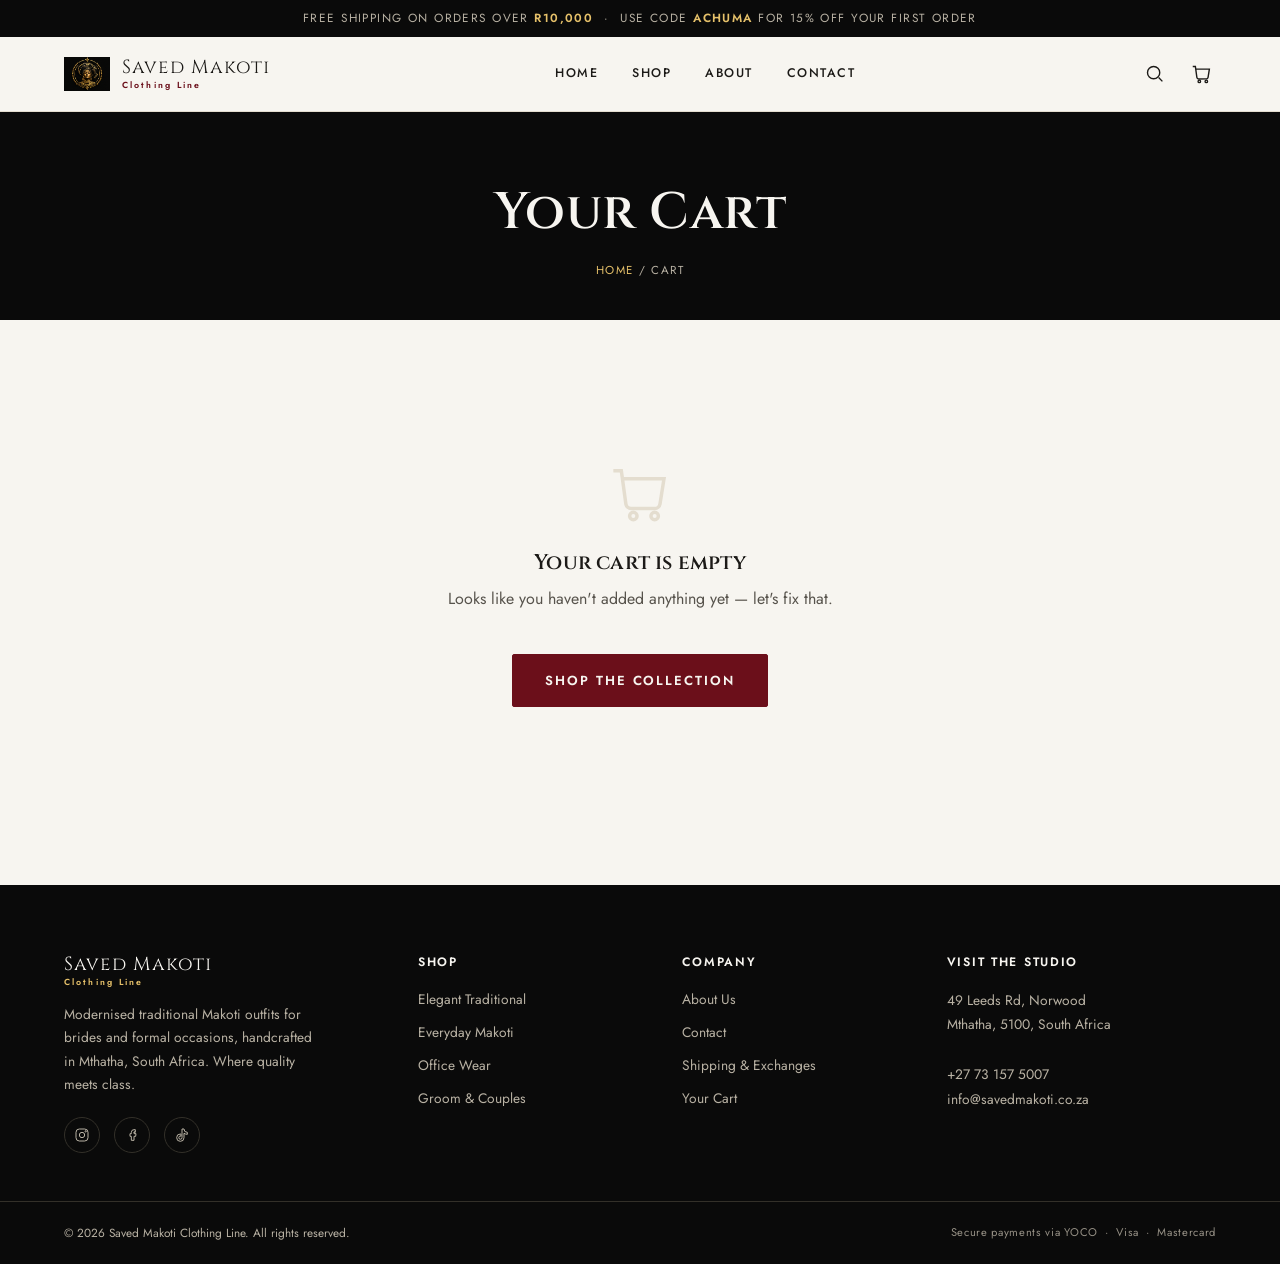
<file: site/cart.html>
<!DOCTYPE html>
<html lang="en">
<head>
<meta charset="UTF-8">
<meta name="viewport" content="width=device-width, initial-scale=1">
<title>Your Cart — Saved Makoti Clothing Line</title>
<link rel="icon" href="images/brand/logo-icon.png">
<link rel="stylesheet" href="css/style.css">
<!-- Yoco Checkout SDK: loaded for production use. Replace 'pk_test_xxxx' in js below with your live public key. -->
<script src="https://js.yoco.com/sdk/v1/yoco-sdk-web.js"></script>
</head>
<body>

<div class="announce">Free shipping on orders over <strong>R10,000</strong> &nbsp;·&nbsp; Use code <strong>ACHUMA</strong> for 15% off your first order</div>

<header class="site-header">
  <div class="header-inner">
    <a href="index.html" class="brand">
      <img src="images/brand/logo-icon.png" alt="Saved Makoti Clothing Line emblem">
      <span class="brand-word">Saved Makoti<small>Clothing Line</small></span>
    </a>
    <nav class="main-nav">
      <a href="index.html">Home</a>
      <a href="shop.html">Shop</a>
      <a href="about.html">About</a>
      <a href="contact.html">Contact</a>
    </nav>
    <div class="header-actions">
      <a href="shop.html" class="icon-btn" aria-label="Search collection">
        <svg viewBox="0 0 24 24" fill="none" stroke="currentColor" stroke-width="1.6"><circle cx="11" cy="11" r="7"/><path d="M21 21l-4.3-4.3"/></svg>
      </a>
      <a href="cart.html" class="icon-btn" aria-label="View cart">
        <svg viewBox="0 0 24 24" fill="none" stroke="currentColor" stroke-width="1.6"><path d="M6 7h15l-1.5 9.5a2 2 0 0 1-2 1.7H8.7a2 2 0 0 1-2-1.7L5 4H2"/><circle cx="9.5" cy="21" r="1.4"/><circle cx="17.5" cy="21" r="1.4"/></svg>
        <span class="cart-count">0</span>
      </a>
      <button class="burger" aria-label="Open menu"><span></span><span></span><span></span></button>
    </div>
  </div>
</header>

<div class="mobile-nav">
  <div class="mobile-nav-top">
    <img src="images/brand/logo-icon.png" alt="Saved Makoti">
    <button class="mobile-nav-close" aria-label="Close menu">&times;</button>
  </div>
  <a href="index.html">Home</a>
  <a href="shop.html">Shop</a>
  <a href="about.html">About</a>
  <a href="contact.html">Contact</a>
  <a href="cart.html">Cart</a>
</div>

<section class="page-hero" style="padding-top:70px;padding-bottom:40px;">
  <h1 id="page-h1">Your Cart</h1>
  <div class="breadcrumb"><a href="index.html">Home</a> / Cart</div>
</section>

<section class="section" style="padding-top:50px;">
  <div class="container">

    <div class="checkout-steps" id="checkout-steps">
      <div class="step active" data-step="cart"><div class="num">1</div><span>Cart</span></div>
      <div class="step" data-step="details"><div class="num">2</div><span>Details</span></div>
      <div class="step" data-step="payment"><div class="num">3</div><span>Payment</span></div>
    </div>

    <!-- STEP 1: CART -->
    <div id="view-cart">
      <div class="cart-layout">
        <div>
          <div class="cart-table-head">
            <span>Product</span><span>Size / Colour</span><span>Quantity</span><span>Subtotal</span><span></span>
          </div>
          <div id="cart-rows"></div>
        </div>
        <div class="summary-card">
          <h3>Order Summary</h3>
          <div class="summary-line"><span>Subtotal</span><span id="sum-subtotal">R 0</span></div>
          <div class="summary-line"><span>Shipping</span><span id="sum-shipping">R 0</span></div>
          <div class="summary-line" id="promo-line" style="display:none;color:var(--forest);"><span>Promo (ACHUMA -15%)</span><span id="sum-promo">-R 0</span></div>
          <div class="promo-row">
            <input type="text" id="promo-input" placeholder="Promo code">
            <button class="btn btn-outline btn-sm" id="promo-apply">Apply</button>
          </div>
          <div class="summary-line total"><span>Total</span><span id="sum-total">R 0</span></div>
          <button class="btn btn-primary btn-block" id="to-details-btn" style="margin-top:14px;">Proceed to Checkout</button>
          <div class="trust-badges">🔒 Secure checkout &nbsp;·&nbsp; Payments via YOCO</div>
        </div>
      </div>
    </div>

    <!-- STEP 2: DETAILS -->
    <div id="view-details" style="display:none;">
      <div class="cart-layout">
        <div>
          <div class="section-head left">
            <span class="eyebrow">Step 2 of 3</span>
            <h2 style="font-size:1.5rem;">Delivery Details</h2>
          </div>
          <form id="details-form">
            <div class="form-row">
              <div class="field"><label>Full Name</label><input type="text" required></div>
              <div class="field"><label>Phone Number</label><input type="tel" required placeholder="+27"></div>
            </div>
            <div class="field"><label>Email</label><input type="email" required></div>
            <div class="field"><label>Delivery Address</label><input type="text" placeholder="Street address" required></div>
            <div class="form-row">
              <div class="field"><label>City</label><input type="text" required></div>
              <div class="field"><label>Postal Code</label><input type="text" required></div>
            </div>
            <div class="field"><label>Order Notes (optional)</label><textarea placeholder="Custom measurements, ceremony date, special requests..."></textarea></div>
          </form>
          <button class="btn btn-outline" id="back-to-cart-btn">← Back to Cart</button>
        </div>
        <div class="summary-card">
          <h3>Order Summary</h3>
          <div id="details-summary-lines"></div>
          <div class="summary-line total"><span>Total</span><span id="sum-total-2">R 0</span></div>
          <button class="btn btn-primary btn-block" id="to-payment-btn" style="margin-top:14px;">Continue to Payment</button>
        </div>
      </div>
    </div>

    <!-- STEP 3: PAYMENT -->
    <div id="view-payment" style="display:none;">
      <div class="cart-layout">
        <div>
          <div class="section-head left">
            <span class="eyebrow">Step 3 of 3</span>
            <h2 style="font-size:1.5rem;">Payment</h2>
          </div>
          <p style="color:var(--text-soft);margin-bottom:24px;">Payments are processed securely by Yoco. Custom and made-to-order pieces require a 50% deposit today, with the balance due before collection or dispatch.</p>
          <div class="field" style="max-width:320px;">
            <label>Payment Option</label>
            <select id="pay-option">
              <option value="full">Pay in full</option>
              <option value="deposit">Pay 50% deposit now</option>
            </select>
          </div>
          <button class="btn btn-gold" id="pay-btn" style="margin-top:20px;">Pay Securely With Yoco</button>
          <button class="btn btn-outline" id="back-to-details-btn" style="margin-top:20px;margin-left:10px;">← Back</button>
          <p style="font-size:.74rem;color:var(--text-soft);margin-top:18px;">By completing this purchase you agree to our shipping and exchange policy. This is a demo storefront — no real payment will be taken.</p>
        </div>
        <div class="summary-card">
          <h3>Amount Due</h3>
          <div id="payment-summary-lines"></div>
          <div class="summary-line total"><span id="due-label">Total Due</span><span id="sum-due">R 0</span></div>
        </div>
      </div>
    </div>

    <!-- STEP 4: CONFIRMATION -->
    <div id="view-confirm" style="display:none;text-align:center;padding:60px 0;max-width:520px;margin:0 auto;">
      <div style="width:72px;height:72px;border-radius:50%;background:var(--forest);color:#fff;display:flex;align-items:center;justify-content:center;margin:0 auto 24px;">
        <svg width="32" height="32" viewBox="0 0 24 24" fill="none" stroke="currentColor" stroke-width="2"><path d="M20 6L9 17l-5-5"/></svg>
      </div>
      <h2>Thank You For Your Order</h2>
      <p style="color:var(--text-soft);margin-top:12px;">Your order has been received. We'll send a confirmation to your email shortly, and reach out to arrange your fitting and next steps.</p>
      <p style="margin-top:18px;font-family:var(--font-display);font-size:1.2rem;color:var(--accent);" id="confirm-order-id"></p>
      <a href="index.html" class="btn btn-primary" style="margin-top:26px;">Continue Shopping</a>
    </div>

    <!-- EMPTY CART -->
    <div class="cart-empty" id="view-empty" style="display:none;">
      <svg viewBox="0 0 24 24" fill="none" stroke="currentColor" stroke-width="1.3"><path d="M6 7h15l-1.5 9.5a2 2 0 0 1-2 1.7H8.7a2 2 0 0 1-2-1.7L5 4H2"/><circle cx="9.5" cy="21" r="1.4"/><circle cx="17.5" cy="21" r="1.4"/></svg>
      <h3>Your cart is empty</h3>
      <p>Looks like you haven't added anything yet — let's fix that.</p>
      <a href="shop.html" class="btn btn-primary">Shop The Collection</a>
    </div>

  </div>
</section>

<footer class="site-footer">
  <div class="footer-top">
    <div class="footer-brand">
      <a href="index.html" class="brand"><span class="brand-word">Saved Makoti<small>Clothing Line</small></span></a>
      <p>Modernised traditional Makoti outfits for brides and formal occasions, handcrafted in Mthatha, South Africa. Where quality meets class.</p>
      <div class="footer-social">
        <a href="https://www.instagram.com/savedmakoti_clothing_line/" target="_blank" rel="noopener" aria-label="Instagram"><svg viewBox="0 0 24 24" fill="none" stroke="currentColor" stroke-width="1.5"><rect x="3" y="3" width="18" height="18" rx="5"/><circle cx="12" cy="12" r="4"/><circle cx="17.5" cy="6.5" r="1"/></svg></a>
        <a href="https://www.facebook.com/profile.php?id=61569599087035" target="_blank" rel="noopener" aria-label="Facebook"><svg viewBox="0 0 24 24" fill="none" stroke="currentColor" stroke-width="1.5"><path d="M15 8h2V4h-2a4 4 0 0 0-4 4v2H9v4h2v6h4v-6h2.5l.5-4H15V8a1 1 0 0 1 1-1z"/></svg></a>
        <a href="https://www.tiktok.com/@saved_makoti" target="_blank" rel="noopener" aria-label="TikTok"><svg viewBox="0 0 24 24" fill="none" stroke="currentColor" stroke-width="1.5"><path d="M15 3a5 5 0 0 0 5 5v3a8 8 0 0 1-5-1.7V16a5.5 5.5 0 1 1-5.5-5.5c.3 0 .6 0 .9.1v3.1a2.4 2.4 0 1 0 1.6 2.3V3z"/></svg></a>
      </div>
    </div>
    <div class="footer-col">
      <h4>Shop</h4>
      <ul>
        <li><a href="shop.html?collection=elegant-traditional">Elegant Traditional</a></li>
        <li><a href="shop.html?collection=everyday-makoti">Everyday Makoti</a></li>
        <li><a href="shop.html?collection=office-wear">Office Wear</a></li>
        <li><a href="shop.html?collection=groom-couples">Groom &amp; Couples</a></li>
      </ul>
    </div>
    <div class="footer-col">
      <h4>Company</h4>
      <ul>
        <li><a href="about.html">About Us</a></li>
        <li><a href="contact.html">Contact</a></li>
        <li><a href="contact.html#faq">Shipping &amp; Exchanges</a></li>
        <li><a href="cart.html">Your Cart</a></li>
      </ul>
    </div>
    <div class="footer-col">
      <h4>Visit The Studio</h4>
      <address>
        49 Leeds Rd, Norwood<br>
        Mthatha, 5100, South Africa<br><br>
        <a href="tel:+27731575007">+27 73 157 5007</a><br>
        <a href="mailto:info@savedmakoti.co.za">info@savedmakoti.co.za</a>
      </address>
    </div>
  </div>
  <div class="footer-bottom">
    <span>© 2026 Saved Makoti Clothing Line. All rights reserved.</span>
    <span class="footer-payments">Secure payments via YOCO &nbsp;·&nbsp; Visa &nbsp;·&nbsp; Mastercard</span>
  </div>
</footer>

<script src="js/products.js"></script>
<script src="js/cart.js"></script>
<script src="js/main.js"></script>
<script>
  let promoApplied = false;
  const PROMO_CODE = "ACHUMA";
  const PROMO_RATE = 0.15;

  function computeTotals(){
    const subtotal = cartSubtotal();
    const shipping = subtotal === 0 ? 0 : (subtotal >= FREE_SHIP_THRESHOLD ? 0 : SHIP_FLAT);
    const promo = promoApplied ? Math.round(subtotal * PROMO_RATE) : 0;
    const total = subtotal + shipping - promo;
    return { subtotal, shipping, promo, total };
  }

  function renderCartRows(){
    const cart = getCart();
    const wrap = document.getElementById("cart-rows");
    const emptyView = document.getElementById("view-empty");
    const cartView = document.getElementById("view-cart");
    const stepsEl = document.getElementById("checkout-steps");

    if(cart.length === 0){
      emptyView.style.display = "block";
      cartView.style.display = "none";
      stepsEl.style.display = "none";
      document.getElementById("page-h1").textContent = "Your Cart";
      return;
    }
    emptyView.style.display = "none";
    document.getElementById("page-h1").textContent = `Your Cart (${cartCount()})`;

    wrap.innerHTML = cart.map(line => {
      const p = findProduct(line.id);
      if(!p) return "";
      const sub = p.price * line.qty;
      return `
        <div class="cart-row">
          <div class="prod">
            <img src="${p.images[0]}" alt="${p.name}">
            <div>
              <a href="product.html?id=${p.id}" class="prod-name">${p.name}</a>
              <div class="prod-opts">${line.size ? "Size: "+line.size : ""} ${line.color ? "· Colour swatch" : ""}</div>
            </div>
          </div>
          <div data-label="Size/Colour">${line.size || "—"}</div>
          <div data-label="Quantity">
            <div class="qty-stepper" style="height:38px;">
              <button type="button" onclick="changeQty('${line.id}','${line.size||""}','${line.color||""}', ${line.qty-1})">−</button>
              <input type="text" value="${line.qty}" readonly style="width:30px;">
              <button type="button" onclick="changeQty('${line.id}','${line.size||""}','${line.color||""}', ${line.qty+1})">+</button>
            </div>
          </div>
          <div data-label="Subtotal">${formatPrice(sub)}</div>
          <div><button class="remove-link" onclick="changeQty('${line.id}','${line.size||""}','${line.color||""}', 0)">Remove</button></div>
        </div>`;
    }).join("");

    renderSummary();
  }

  function changeQty(id, size, color, qty){
    updateCartQty(id, size || null, color || null, qty);
    renderCartRows();
  }

  function renderSummary(){
    const { subtotal, shipping, promo, total } = computeTotals();
    document.getElementById("sum-subtotal").textContent = formatPrice(subtotal);
    document.getElementById("sum-shipping").textContent = shipping === 0 ? "Free" : formatPrice(shipping);
    document.getElementById("sum-total").textContent = formatPrice(total);
    document.getElementById("promo-line").style.display = promoApplied ? "flex" : "none";
    document.getElementById("sum-promo").textContent = "-" + formatPrice(promo);
  }

  document.getElementById("promo-apply").addEventListener("click", ()=>{
    const val = document.getElementById("promo-input").value.trim().toUpperCase();
    if(val === PROMO_CODE){
      promoApplied = true;
      showToast("Promo code applied — 15% off!");
    }else{
      promoApplied = false;
      showToast("That code isn't valid. Try ACHUMA.");
    }
    renderSummary();
  });

  /* ---- Step navigation ---- */
  function goToStep(step){
    ["cart","details","payment"].forEach(s=>{
      document.getElementById("view-"+s).style.display = (s===step) ? "block" : "none";
    });
    document.getElementById("view-confirm").style.display = "none";
    document.querySelectorAll("#checkout-steps .step").forEach(el=>{
      el.classList.toggle("active", el.dataset.step === step);
    });
    window.scrollTo({top:300, behavior:"smooth"});
  }

  document.getElementById("to-details-btn").addEventListener("click", ()=>{
    if(cartCount() === 0){ showToast("Your cart is empty."); return; }
    goToStep("details");
    renderDetailsSummary();
  });
  document.getElementById("back-to-cart-btn").addEventListener("click", ()=>goToStep("cart"));
  document.getElementById("back-to-details-btn").addEventListener("click", ()=>goToStep("details"));

  function renderDetailsSummary(){
    const { subtotal, shipping, promo, total } = computeTotals();
    document.getElementById("details-summary-lines").innerHTML = `
      <div class="summary-line"><span>Subtotal</span><span>${formatPrice(subtotal)}</span></div>
      <div class="summary-line"><span>Shipping</span><span>${shipping===0?"Free":formatPrice(shipping)}</span></div>
      ${promoApplied ? `<div class="summary-line" style="color:var(--forest);"><span>Promo (ACHUMA)</span><span>-${formatPrice(promo)}</span></div>` : ""}
    `;
    document.getElementById("sum-total-2").textContent = formatPrice(total);
  }

  document.getElementById("to-payment-btn").addEventListener("click", ()=>{
    const form = document.getElementById("details-form");
    if(!form.checkValidity()){ form.reportValidity(); return; }
    goToStep("payment");
    renderPaymentSummary();
  });

  function renderPaymentSummary(){
    const { subtotal, shipping, promo, total } = computeTotals();
    const payOption = document.getElementById("pay-option").value;
    const due = payOption === "deposit" ? Math.round(total * 0.5) : total;
    document.getElementById("payment-summary-lines").innerHTML = `
      <div class="summary-line"><span>Subtotal</span><span>${formatPrice(subtotal)}</span></div>
      <div class="summary-line"><span>Shipping</span><span>${shipping===0?"Free":formatPrice(shipping)}</span></div>
      ${promoApplied ? `<div class="summary-line" style="color:var(--forest);"><span>Promo (ACHUMA)</span><span>-${formatPrice(promo)}</span></div>` : ""}
      <div class="summary-line"><span>Order Total</span><span>${formatPrice(total)}</span></div>
    `;
    document.getElementById("due-label").textContent = payOption === "deposit" ? "Deposit Due Now" : "Total Due";
    document.getElementById("sum-due").textContent = formatPrice(due);
  }
  document.getElementById("pay-option").addEventListener("change", renderPaymentSummary);

  /* ---- Yoco payment (placeholder — insert live public key to go live) ---- */
  document.getElementById("pay-btn").addEventListener("click", ()=>{
    const { total, subtotal } = computeTotals();
    const payOption = document.getElementById("pay-option").value;
    const dueAmount = payOption === "deposit" ? Math.round(total*0.5) : total;

    if(typeof YocoSDK !== "undefined"){
      // Production path: replace 'pk_test_xxxxxxxxxxxx' with your Yoco public key.
      try{
        const yoco = new YocoSDK({ publicKey: 'pk_test_xxxxxxxxxxxx' });
        yoco.showPopup({
          amountInCents: dueAmount * 100,
          currency: 'ZAR',
          name: 'Saved Makoti Clothing Line',
          description: 'Order payment',
          callback: function(result){
            if(result.error){
              showToast("Payment error: " + result.error.message);
            }else{
              completeOrder();
            }
          }
        });
        return;
      }catch(e){ /* fall through to demo flow below */ }
    }
    // Demo flow (no live Yoco key configured / SDK unavailable offline)
    showToast("Demo mode: simulating secure Yoco payment…");
    setTimeout(completeOrder, 900);
  });

  function completeOrder(){
    const orderId = "SM-" + Math.floor(100000 + Math.random()*900000);
    document.getElementById("confirm-order-id").textContent = "Order #" + orderId;
    saveCart([]);
    ["cart","details","payment"].forEach(s=> document.getElementById("view-"+s).style.display = "none");
    document.getElementById("view-empty").style.display = "none";
    document.getElementById("checkout-steps").style.display = "none";
    document.getElementById("page-h1").textContent = "Order Confirmed";
    document.getElementById("view-confirm").style.display = "block";
    window.scrollTo({top:200, behavior:"smooth"});
  }

  renderCartRows();
</script>
</body>
</html>
</file>
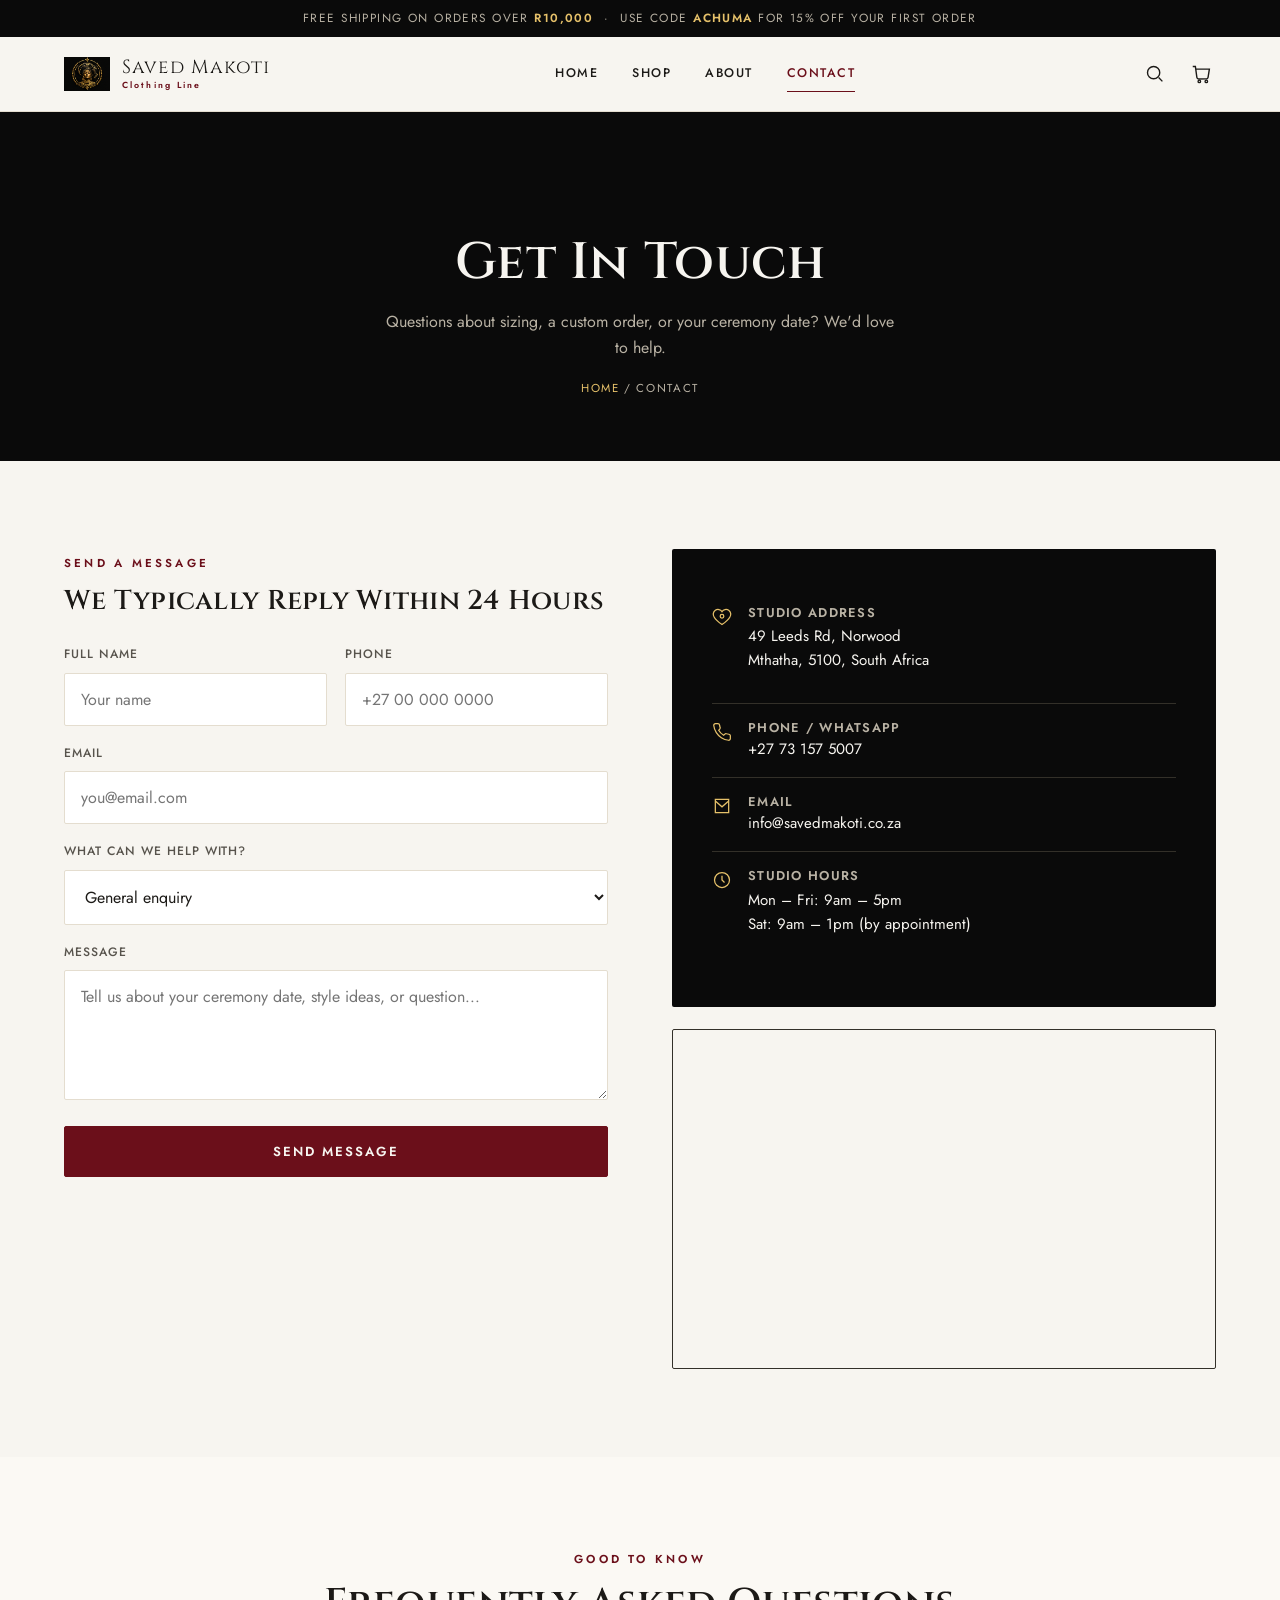
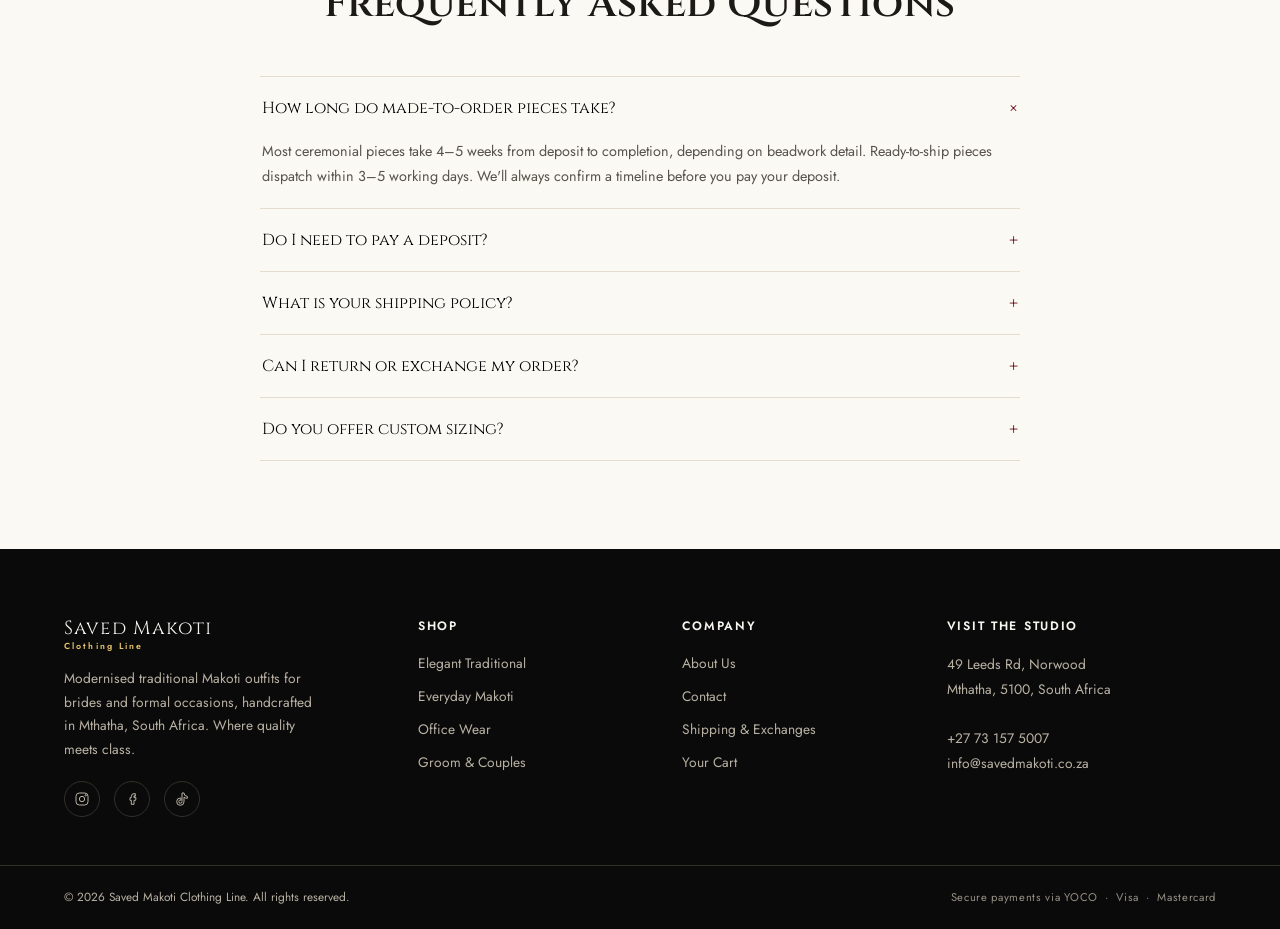
<file: site/contact.html>
<!DOCTYPE html>
<html lang="en">
<head>
<meta charset="UTF-8">
<meta name="viewport" content="width=device-width, initial-scale=1">
<title>Contact Us — Saved Makoti Clothing Line</title>
<meta name="description" content="Get in touch with Saved Makoti Clothing Line — 49 Leeds Rd, Norwood, Mthatha. Call +27 73 157 5007 or send a message.">
<link rel="icon" href="images/brand/logo-icon.png">
<link rel="stylesheet" href="css/style.css">
</head>
<body>

<div class="announce">Free shipping on orders over <strong>R10,000</strong> &nbsp;·&nbsp; Use code <strong>ACHUMA</strong> for 15% off your first order</div>

<header class="site-header">
  <div class="header-inner">
    <a href="index.html" class="brand">
      <img src="images/brand/logo-icon.png" alt="Saved Makoti Clothing Line emblem">
      <span class="brand-word">Saved Makoti<small>Clothing Line</small></span>
    </a>
    <nav class="main-nav">
      <a href="index.html">Home</a>
      <a href="shop.html">Shop</a>
      <a href="about.html">About</a>
      <a href="contact.html" class="active">Contact</a>
    </nav>
    <div class="header-actions">
      <a href="shop.html" class="icon-btn" aria-label="Search collection">
        <svg viewBox="0 0 24 24" fill="none" stroke="currentColor" stroke-width="1.6"><circle cx="11" cy="11" r="7"/><path d="M21 21l-4.3-4.3"/></svg>
      </a>
      <a href="cart.html" class="icon-btn" aria-label="View cart">
        <svg viewBox="0 0 24 24" fill="none" stroke="currentColor" stroke-width="1.6"><path d="M6 7h15l-1.5 9.5a2 2 0 0 1-2 1.7H8.7a2 2 0 0 1-2-1.7L5 4H2"/><circle cx="9.5" cy="21" r="1.4"/><circle cx="17.5" cy="21" r="1.4"/></svg>
        <span class="cart-count">0</span>
      </a>
      <button class="burger" aria-label="Open menu"><span></span><span></span><span></span></button>
    </div>
  </div>
</header>

<div class="mobile-nav">
  <div class="mobile-nav-top">
    <img src="images/brand/logo-icon.png" alt="Saved Makoti">
    <button class="mobile-nav-close" aria-label="Close menu">&times;</button>
  </div>
  <a href="index.html">Home</a>
  <a href="shop.html">Shop</a>
  <a href="about.html">About</a>
  <a href="contact.html">Contact</a>
  <a href="cart.html">Cart</a>
</div>

<section class="page-hero">
  <h1>Get In Touch</h1>
  <p class="lede">Questions about sizing, a custom order, or your ceremony date? We'd love to help.</p>
  <div class="breadcrumb"><a href="index.html">Home</a> / Contact</div>
</section>

<section class="section">
  <div class="container contact-layout">
    <div>
      <span class="eyebrow">Send a message</span>
      <h2 style="margin-top:10px;font-size:1.7rem;">We Typically Reply Within 24 Hours</h2>
      <form style="margin-top:28px;" data-fake-submit="Message sent — we'll be in touch within 24 hours.">
        <div class="form-row">
          <div class="field"><label>Full Name</label><input type="text" placeholder="Your name" required></div>
          <div class="field"><label>Phone</label><input type="tel" placeholder="+27 00 000 0000"></div>
        </div>
        <div class="field"><label>Email</label><input type="email" placeholder="you@email.com" required></div>
        <div class="field">
          <label>What can we help with?</label>
          <select>
            <option>General enquiry</option>
            <option>Custom / made-to-order piece</option>
            <option>Order status</option>
            <option>Sizing &amp; fittings</option>
            <option>Collaboration / press</option>
          </select>
        </div>
        <div class="field"><label>Message</label><textarea placeholder="Tell us about your ceremony date, style ideas, or question..." required></textarea></div>
        <button type="submit" class="btn btn-primary btn-block">Send Message</button>
      </form>
    </div>

    <div>
      <div class="contact-info-card">
        <div class="row">
          <svg viewBox="0 0 24 24" fill="none" stroke="currentColor" stroke-width="1.5"><path d="M12 21s-7-4.6-9.5-9A5.5 5.5 0 0112 5.5 5.5 5.5 0 0121.5 12c-2.5 4.4-9.5 9-9.5 9z"/><circle cx="12" cy="11" r="2.2"/></svg>
          <div><h4>Studio Address</h4><p>49 Leeds Rd, Norwood<br>Mthatha, 5100, South Africa</p></div>
        </div>
        <div class="row">
          <svg viewBox="0 0 24 24" fill="none" stroke="currentColor" stroke-width="1.5"><path d="M22 16.9v3a2 2 0 01-2.2 2 19.8 19.8 0 01-8.6-3.1 19.5 19.5 0 01-6-6A19.8 19.8 0 012.1 4.2 2 2 0 014.1 2h3a2 2 0 012 1.7c.1.9.3 1.8.6 2.7a2 2 0 01-.4 2.1L8 9.9a16 16 0 006 6l1.4-1.4a2 2 0 012.1-.4c.9.3 1.8.5 2.7.6a2 2 0 011.8 2.2z"/></svg>
          <div><h4>Phone / WhatsApp</h4><a href="tel:+27731575007">+27 73 157 5007</a></div>
        </div>
        <div class="row">
          <svg viewBox="0 0 24 24" fill="none" stroke="currentColor" stroke-width="1.5"><path d="M4 4h16v16H4z"/><path d="M4 6l8 7 8-7"/></svg>
          <div><h4>Email</h4><a href="mailto:info@savedmakoti.co.za">info@savedmakoti.co.za</a></div>
        </div>
        <div class="row">
          <svg viewBox="0 0 24 24" fill="none" stroke="currentColor" stroke-width="1.5"><circle cx="12" cy="12" r="9"/><path d="M12 7v5l3 3"/></svg>
          <div><h4>Studio Hours</h4><p>Mon – Fri: 9am – 5pm<br>Sat: 9am – 1pm (by appointment)</p></div>
        </div>
      </div>
      <div class="map-embed">
        <iframe title="Saved Makoti Studio Map" loading="lazy" src="https://www.google.com/maps?q=49+Leeds+Rd,+Norwood,+Mthatha,+5100,+South+Africa&output=embed"></iframe>
      </div>
    </div>
  </div>
</section>

<section class="section" id="faq" style="background:var(--surface-warm);">
  <div class="container">
    <div class="section-head">
      <span class="eyebrow">Good to know</span>
      <h2>Frequently Asked Questions</h2>
    </div>
    <div class="faq-wrap">
      <div class="accordion-item open">
        <button class="accordion-head">How long do made-to-order pieces take? <span class="plus">+</span></button>
        <div class="accordion-body" style="max-height:200px;"><div class="accordion-body-in">Most ceremonial pieces take 4–5 weeks from deposit to completion, depending on beadwork detail. Ready-to-ship pieces dispatch within 3–5 working days. We'll always confirm a timeline before you pay your deposit.</div></div>
      </div>
      <div class="accordion-item">
        <button class="accordion-head">Do I need to pay a deposit? <span class="plus">+</span></button>
        <div class="accordion-body"><div class="accordion-body-in">Yes — made-to-order and custom pieces require a 50% deposit to begin production, with the remaining balance due before collection or dispatch. Ready-to-ship pieces are paid in full at checkout.</div></div>
      </div>
      <div class="accordion-item">
        <button class="accordion-head">What is your shipping policy? <span class="plus">+</span></button>
        <div class="accordion-body"><div class="accordion-body-in">We ship nationwide across South Africa via courier. Orders over R10,000 ship free; all other orders are a flat R250. Delivery typically takes 7–14 business days after your piece is completed.</div></div>
      </div>
      <div class="accordion-item">
        <button class="accordion-head">Can I return or exchange my order? <span class="plus">+</span></button>
        <div class="accordion-body"><div class="accordion-body-in">We offer exchanges (no refunds) within 30 days of delivery on ready-to-ship pieces, provided items are unworn with tags attached. Custom and made-to-order pieces are final sale, as they're cut specifically to your measurements.</div></div>
      </div>
      <div class="accordion-item">
        <button class="accordion-head">Do you offer custom sizing? <span class="plus">+</span></button>
        <div class="accordion-body"><div class="accordion-body-in">Yes — every made-to-order piece can be tailored to your exact measurements at no extra charge. Visit the studio for a fitting, or send us your measurements remotely using our sizing guide.</div></div>
      </div>
    </div>
  </div>
</section>

<footer class="site-footer">
  <div class="footer-top">
    <div class="footer-brand">
      <a href="index.html" class="brand"><span class="brand-word">Saved Makoti<small>Clothing Line</small></span></a>
      <p>Modernised traditional Makoti outfits for brides and formal occasions, handcrafted in Mthatha, South Africa. Where quality meets class.</p>
      <div class="footer-social">
        <a href="https://www.instagram.com/savedmakoti_clothing_line/" target="_blank" rel="noopener" aria-label="Instagram"><svg viewBox="0 0 24 24" fill="none" stroke="currentColor" stroke-width="1.5"><rect x="3" y="3" width="18" height="18" rx="5"/><circle cx="12" cy="12" r="4"/><circle cx="17.5" cy="6.5" r="1"/></svg></a>
        <a href="https://www.facebook.com/profile.php?id=61569599087035" target="_blank" rel="noopener" aria-label="Facebook"><svg viewBox="0 0 24 24" fill="none" stroke="currentColor" stroke-width="1.5"><path d="M15 8h2V4h-2a4 4 0 0 0-4 4v2H9v4h2v6h4v-6h2.5l.5-4H15V8a1 1 0 0 1 1-1z"/></svg></a>
        <a href="https://www.tiktok.com/@saved_makoti" target="_blank" rel="noopener" aria-label="TikTok"><svg viewBox="0 0 24 24" fill="none" stroke="currentColor" stroke-width="1.5"><path d="M15 3a5 5 0 0 0 5 5v3a8 8 0 0 1-5-1.7V16a5.5 5.5 0 1 1-5.5-5.5c.3 0 .6 0 .9.1v3.1a2.4 2.4 0 1 0 1.6 2.3V3z"/></svg></a>
      </div>
    </div>
    <div class="footer-col">
      <h4>Shop</h4>
      <ul>
        <li><a href="shop.html?collection=elegant-traditional">Elegant Traditional</a></li>
        <li><a href="shop.html?collection=everyday-makoti">Everyday Makoti</a></li>
        <li><a href="shop.html?collection=office-wear">Office Wear</a></li>
        <li><a href="shop.html?collection=groom-couples">Groom &amp; Couples</a></li>
      </ul>
    </div>
    <div class="footer-col">
      <h4>Company</h4>
      <ul>
        <li><a href="about.html">About Us</a></li>
        <li><a href="contact.html">Contact</a></li>
        <li><a href="contact.html#faq">Shipping &amp; Exchanges</a></li>
        <li><a href="cart.html">Your Cart</a></li>
      </ul>
    </div>
    <div class="footer-col">
      <h4>Visit The Studio</h4>
      <address>
        49 Leeds Rd, Norwood<br>
        Mthatha, 5100, South Africa<br><br>
        <a href="tel:+27731575007">+27 73 157 5007</a><br>
        <a href="mailto:info@savedmakoti.co.za">info@savedmakoti.co.za</a>
      </address>
    </div>
  </div>
  <div class="footer-bottom">
    <span>© 2026 Saved Makoti Clothing Line. All rights reserved.</span>
    <span class="footer-payments">Secure payments via YOCO &nbsp;·&nbsp; Visa &nbsp;·&nbsp; Mastercard</span>
  </div>
</footer>

<script src="js/products.js"></script>
<script src="js/cart.js"></script>
<script src="js/main.js"></script>
</body>
</html>
</file>
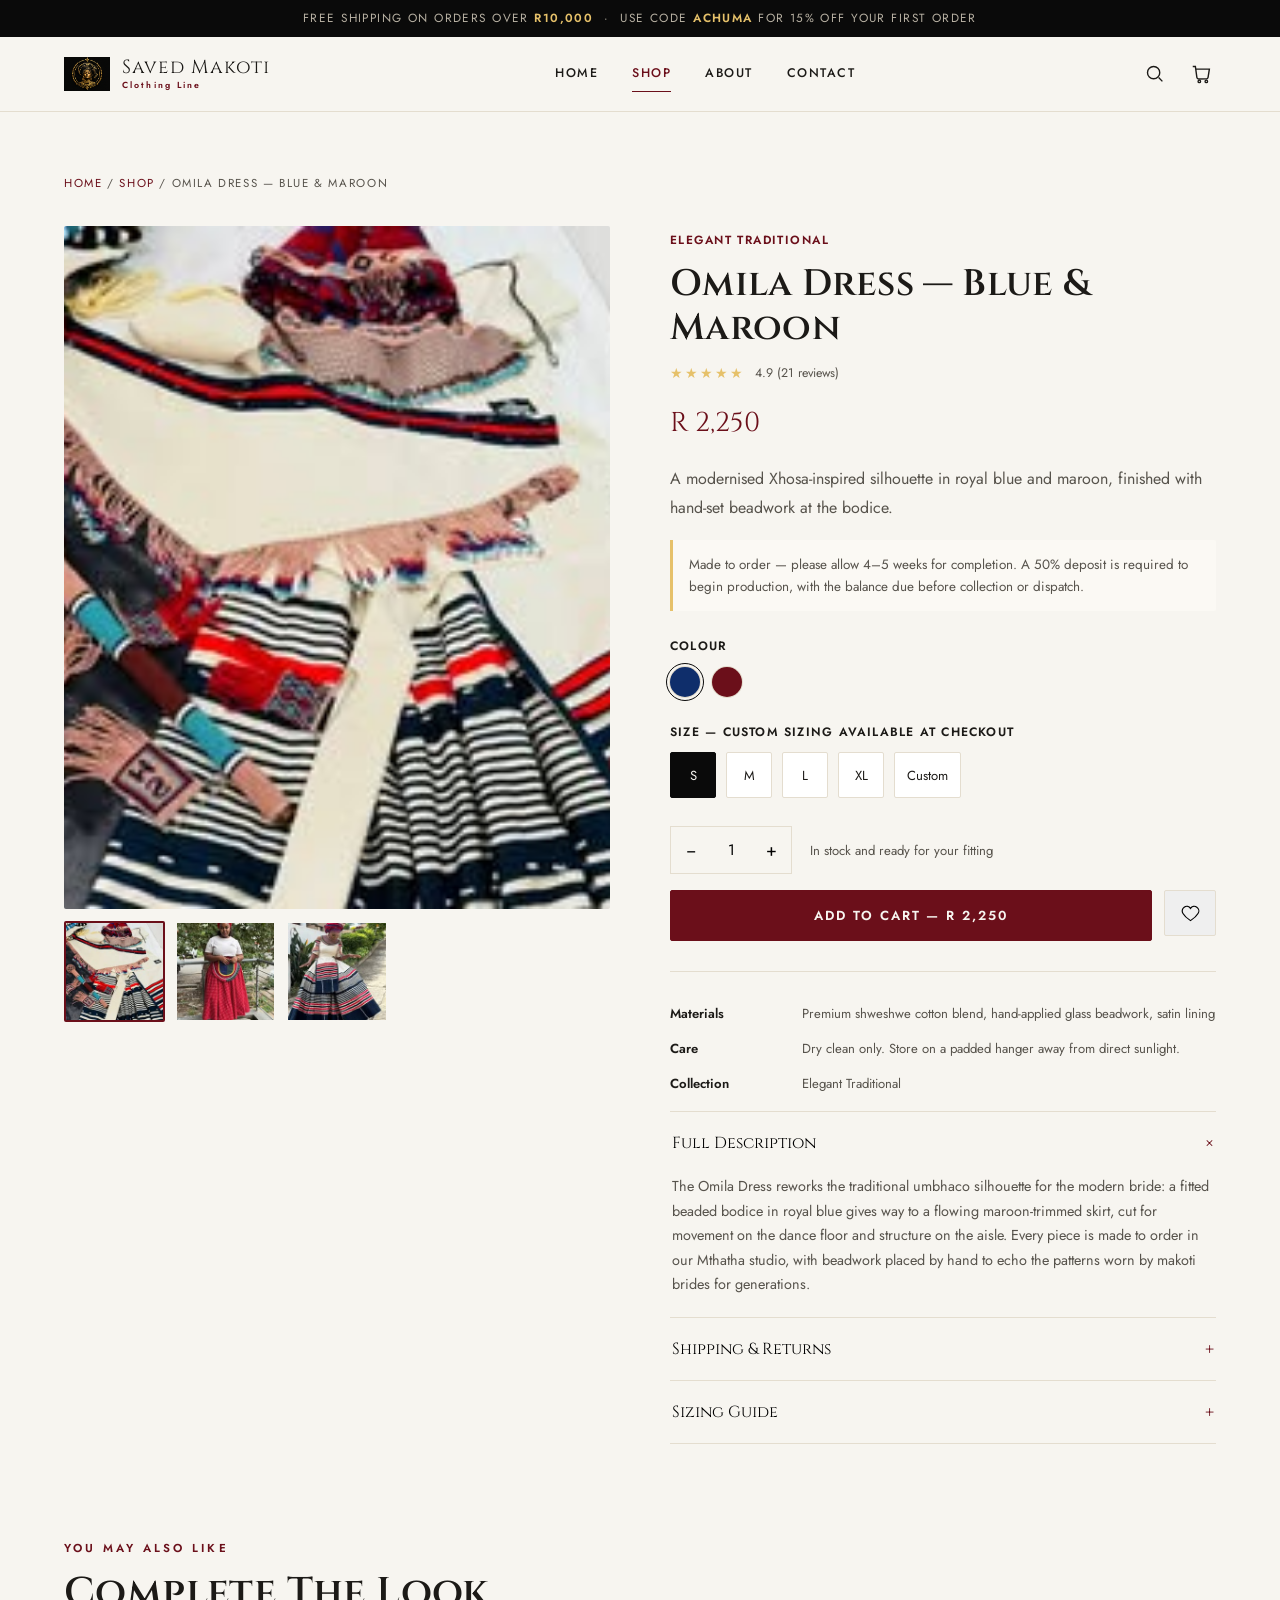
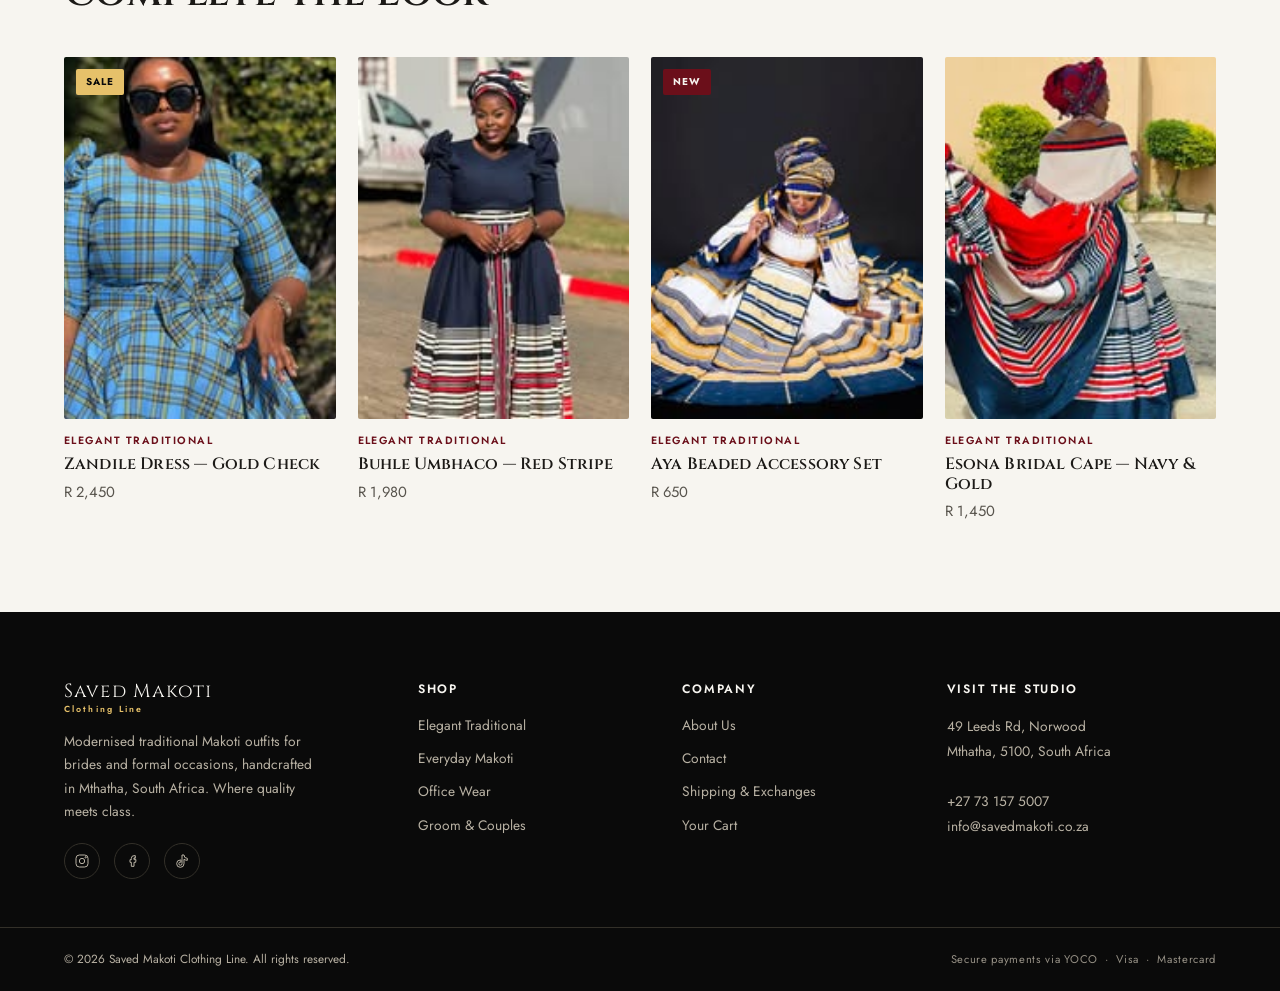
<file: site/product.html>
<!DOCTYPE html>
<html lang="en">
<head>
<meta charset="UTF-8">
<meta name="viewport" content="width=device-width, initial-scale=1">
<title id="page-title">Product — Saved Makoti Clothing Line</title>
<link rel="icon" href="images/brand/logo-icon.png">
<link rel="stylesheet" href="css/style.css">
</head>
<body>

<div class="announce">Free shipping on orders over <strong>R10,000</strong> &nbsp;·&nbsp; Use code <strong>ACHUMA</strong> for 15% off your first order</div>

<header class="site-header">
  <div class="header-inner">
    <a href="index.html" class="brand">
      <img src="images/brand/logo-icon.png" alt="Saved Makoti Clothing Line emblem">
      <span class="brand-word">Saved Makoti<small>Clothing Line</small></span>
    </a>
    <nav class="main-nav">
      <a href="index.html">Home</a>
      <a href="shop.html" class="active">Shop</a>
      <a href="about.html">About</a>
      <a href="contact.html">Contact</a>
    </nav>
    <div class="header-actions">
      <a href="shop.html" class="icon-btn" aria-label="Search collection">
        <svg viewBox="0 0 24 24" fill="none" stroke="currentColor" stroke-width="1.6"><circle cx="11" cy="11" r="7"/><path d="M21 21l-4.3-4.3"/></svg>
      </a>
      <a href="cart.html" class="icon-btn" aria-label="View cart">
        <svg viewBox="0 0 24 24" fill="none" stroke="currentColor" stroke-width="1.6"><path d="M6 7h15l-1.5 9.5a2 2 0 0 1-2 1.7H8.7a2 2 0 0 1-2-1.7L5 4H2"/><circle cx="9.5" cy="21" r="1.4"/><circle cx="17.5" cy="21" r="1.4"/></svg>
        <span class="cart-count">0</span>
      </a>
      <button class="burger" aria-label="Open menu"><span></span><span></span><span></span></button>
    </div>
  </div>
</header>

<div class="mobile-nav">
  <div class="mobile-nav-top">
    <img src="images/brand/logo-icon.png" alt="Saved Makoti">
    <button class="mobile-nav-close" aria-label="Close menu">&times;</button>
  </div>
  <a href="index.html">Home</a>
  <a href="shop.html">Shop</a>
  <a href="about.html">About</a>
  <a href="contact.html">Contact</a>
  <a href="cart.html">Cart</a>
</div>

<section class="section" style="padding-top:44px;">
  <div class="container">
    <div class="breadcrumb" style="color:var(--text-soft);margin-bottom:34px;">
      <a href="index.html" style="color:var(--accent);">Home</a> / <a href="shop.html" style="color:var(--accent);">Shop</a> / <span id="crumb-name"></span>
    </div>

    <div class="product-detail" id="product-root">
      <!-- populated by JS -->
    </div>

    <div class="related-heading">
      <div class="section-head left">
        <span class="eyebrow">You may also like</span>
        <h2>Complete The Look</h2>
      </div>
      <div class="product-grid" id="related-grid"></div>
    </div>
  </div>
</section>

<footer class="site-footer">
  <div class="footer-top">
    <div class="footer-brand">
      <a href="index.html" class="brand"><span class="brand-word">Saved Makoti<small>Clothing Line</small></span></a>
      <p>Modernised traditional Makoti outfits for brides and formal occasions, handcrafted in Mthatha, South Africa. Where quality meets class.</p>
      <div class="footer-social">
        <a href="https://www.instagram.com/savedmakoti_clothing_line/" target="_blank" rel="noopener" aria-label="Instagram"><svg viewBox="0 0 24 24" fill="none" stroke="currentColor" stroke-width="1.5"><rect x="3" y="3" width="18" height="18" rx="5"/><circle cx="12" cy="12" r="4"/><circle cx="17.5" cy="6.5" r="1"/></svg></a>
        <a href="https://www.facebook.com/profile.php?id=61569599087035" target="_blank" rel="noopener" aria-label="Facebook"><svg viewBox="0 0 24 24" fill="none" stroke="currentColor" stroke-width="1.5"><path d="M15 8h2V4h-2a4 4 0 0 0-4 4v2H9v4h2v6h4v-6h2.5l.5-4H15V8a1 1 0 0 1 1-1z"/></svg></a>
        <a href="https://www.tiktok.com/@saved_makoti" target="_blank" rel="noopener" aria-label="TikTok"><svg viewBox="0 0 24 24" fill="none" stroke="currentColor" stroke-width="1.5"><path d="M15 3a5 5 0 0 0 5 5v3a8 8 0 0 1-5-1.7V16a5.5 5.5 0 1 1-5.5-5.5c.3 0 .6 0 .9.1v3.1a2.4 2.4 0 1 0 1.6 2.3V3z"/></svg></a>
      </div>
    </div>
    <div class="footer-col">
      <h4>Shop</h4>
      <ul>
        <li><a href="shop.html?collection=elegant-traditional">Elegant Traditional</a></li>
        <li><a href="shop.html?collection=everyday-makoti">Everyday Makoti</a></li>
        <li><a href="shop.html?collection=office-wear">Office Wear</a></li>
        <li><a href="shop.html?collection=groom-couples">Groom &amp; Couples</a></li>
      </ul>
    </div>
    <div class="footer-col">
      <h4>Company</h4>
      <ul>
        <li><a href="about.html">About Us</a></li>
        <li><a href="contact.html">Contact</a></li>
        <li><a href="contact.html#faq">Shipping &amp; Exchanges</a></li>
        <li><a href="cart.html">Your Cart</a></li>
      </ul>
    </div>
    <div class="footer-col">
      <h4>Visit The Studio</h4>
      <address>
        49 Leeds Rd, Norwood<br>
        Mthatha, 5100, South Africa<br><br>
        <a href="tel:+27731575007">+27 73 157 5007</a><br>
        <a href="mailto:info@savedmakoti.co.za">info@savedmakoti.co.za</a>
      </address>
    </div>
  </div>
  <div class="footer-bottom">
    <span>© 2026 Saved Makoti Clothing Line. All rights reserved.</span>
    <span class="footer-payments">Secure payments via YOCO &nbsp;·&nbsp; Visa &nbsp;·&nbsp; Mastercard</span>
  </div>
</footer>

<script src="js/products.js"></script>
<script src="js/cart.js"></script>
<script src="js/main.js"></script>
<script>
  const params = new URLSearchParams(window.location.search);
  const id = params.get("id") || PRODUCTS[0].id;
  const p = findProduct(id) || PRODUCTS[0];

  document.getElementById("page-title").textContent = p.name + " — Saved Makoti Clothing Line";
  document.getElementById("crumb-name").textContent = p.name;

  let selectedImage = 0;
  let selectedSize = p.sizes[0];
  let selectedColor = p.colors[0];
  let qty = 1;

  function renderProduct(){
    const root = document.getElementById("product-root");
    root.innerHTML = `
      <div class="gallery">
        <div class="gallery-main"><img id="gallery-main-img" src="${p.images[selectedImage]}" alt="${p.name}"></div>
        <div class="gallery-thumbs">
          ${p.images.map((img,i)=>`<button type="button" class="${i===selectedImage?'active':''}" data-i="${i}"><img src="${img}" alt="${p.name} view ${i+1}"></button>`).join("")}
        </div>
      </div>
      <div class="pd-info">
        <div class="pd-cat"><a href="shop.html?collection=${p.collection}">${p.collectionLabel}</a></div>
        <h1 class="pd-title">${p.name}</h1>
        <div class="pd-rating">
          <span class="stars">${"★".repeat(Math.round(p.rating))}${"☆".repeat(5-Math.round(p.rating))}</span>
          <span>${p.rating.toFixed(1)} (${p.reviews} reviews)</span>
        </div>
        <div class="pd-price">${p.compareAt?`<span class="was">${formatPrice(p.compareAt)}</span>`:""}${formatPrice(p.price)}</div>
        <p class="pd-desc">${p.short}</p>

        <div class="pd-note">${p.lead}${p.deposit ? " A 50% deposit is required to begin production, with the balance due before collection or dispatch." : ""}</div>

        <div class="pd-option">
          <label class="title">Colour</label>
          <div class="color-row" id="color-row">
            ${p.colors.map((c,i)=>`<span class="color-pill ${i===0?'active':''}" style="background:${c}" data-color="${c}" title="Colour ${i+1}"></span>`).join("")}
          </div>
        </div>

        <div class="pd-option">
          <label class="title">Size ${p.sizes.includes("Custom") ? "— custom sizing available at checkout" : ""}</label>
          <div class="size-row" id="size-row">
            ${p.sizes.map((s,i)=>`<span class="size-pill ${i===0?'active':''}" data-size="${s}">${s}</span>`).join("")}
          </div>
        </div>

        <div class="qty-row">
          <div class="qty-stepper">
            <button type="button" id="qty-minus">−</button>
            <input type="text" id="qty-input" value="1" readonly>
            <button type="button" id="qty-plus">+</button>
          </div>
          <span style="font-size:.82rem;color:var(--text-soft);">In stock and ready for your fitting</span>
        </div>

        <div class="pd-actions">
          <button class="btn btn-primary" id="add-cart-btn">Add To Cart — ${formatPrice(p.price)}</button>
          <button class="icon-square" aria-label="Add to wishlist" id="wishlist-btn">
            <svg viewBox="0 0 24 24" fill="none" stroke="currentColor" stroke-width="1.5"><path d="M12 21s-7-4.6-9.5-9A5.5 5.5 0 0112 5.5 5.5 5.5 0 0121.5 12c-2.5 4.4-9.5 9-9.5 9z"/></svg>
          </button>
        </div>

        <div class="pd-meta">
          <div class="pd-meta-row"><strong>Materials</strong><span>${p.materials}</span></div>
          <div class="pd-meta-row"><strong>Care</strong><span>${p.care}</span></div>
          <div class="pd-meta-row"><strong>Collection</strong><span>${p.collectionLabel}</span></div>
        </div>

        <div class="accordion" style="margin-top:10px;">
          <div class="accordion-item open">
            <button class="accordion-head">Full Description <span class="plus">+</span></button>
            <div class="accordion-body" style="max-height:400px;"><div class="accordion-body-in">${p.description}</div></div>
          </div>
          <div class="accordion-item">
            <button class="accordion-head">Shipping &amp; Returns <span class="plus">+</span></button>
            <div class="accordion-body"><div class="accordion-body-in">Free shipping nationwide on orders over R10,000; a flat R250 courier fee otherwise. Ready-to-ship pieces dispatch within 3–5 working days; made-to-order pieces are handcrafted within the lead time noted above. We offer exchanges (no refunds) within 30 days of delivery, provided the item is unworn with tags attached.</div></div>
          </div>
          <div class="accordion-item">
            <button class="accordion-head">Sizing Guide <span class="plus">+</span></button>
            <div class="accordion-body"><div class="accordion-body-in">Between sizes? We recommend sizing up for ceremonial pieces worn over layers. Custom measurements are available on all made-to-order pieces at no extra cost — just mention it in your order notes or contact us before checkout.</div></div>
          </div>
        </div>
      </div>
    `;

    document.querySelectorAll(".gallery-thumbs button").forEach(btn=>{
      btn.addEventListener("click", ()=>{
        selectedImage = Number(btn.dataset.i);
        document.getElementById("gallery-main-img").src = p.images[selectedImage];
        document.querySelectorAll(".gallery-thumbs button").forEach(b=>b.classList.remove("active"));
        btn.classList.add("active");
      });
    });
    document.querySelectorAll(".size-pill").forEach(el=>{
      el.addEventListener("click", ()=>{
        selectedSize = el.dataset.size;
        document.querySelectorAll(".size-pill").forEach(s=>s.classList.remove("active"));
        el.classList.add("active");
      });
    });
    document.querySelectorAll(".color-pill").forEach(el=>{
      el.addEventListener("click", ()=>{
        selectedColor = el.dataset.color;
        document.querySelectorAll(".color-pill").forEach(s=>s.classList.remove("active"));
        el.classList.add("active");
      });
    });
    document.getElementById("qty-minus").addEventListener("click", ()=>{
      qty = Math.max(1, qty-1);
      document.getElementById("qty-input").value = qty;
    });
    document.getElementById("qty-plus").addEventListener("click", ()=>{
      qty = Math.min(10, qty+1);
      document.getElementById("qty-input").value = qty;
    });
    document.getElementById("add-cart-btn").addEventListener("click", ()=>{
      addToCart(p.id, selectedSize, selectedColor, qty);
      showToast(`${p.name} added to cart`, p.images[0]);
    });
    document.getElementById("wishlist-btn").addEventListener("click", ()=>{
      showToast("Saved to your wishlist");
    });

    // re-init accordion listeners added dynamically
    document.querySelectorAll(".accordion-head").forEach(btn => {
      btn.addEventListener("click", () => {
        const item = btn.closest(".accordion-item");
        const body = item.querySelector(".accordion-body");
        const isOpen = item.classList.contains("open");
        item.parentElement.querySelectorAll(".accordion-item.open").forEach(openItem=>{
          if(openItem !== item){ openItem.classList.remove("open"); openItem.querySelector(".accordion-body").style.maxHeight = null; }
        });
        if(isOpen){ item.classList.remove("open"); body.style.maxHeight = null; }
        else{ item.classList.add("open"); body.style.maxHeight = body.scrollHeight + "px"; }
      });
    });
  }

  function renderRelated(){
    const wrap = document.getElementById("related-grid");
    const related = PRODUCTS.filter(x => x.collection === p.collection && x.id !== p.id).slice(0,4);
    const list = related.length ? related : PRODUCTS.filter(x=>x.id!==p.id).slice(0,4);
    wrap.innerHTML = list.map(r => `
      <a href="product.html?id=${r.id}" class="product-card">
        <div class="thumb">
          ${r.badge ? `<span class="badge ${r.badge==='Sale'?'alt':''}">${r.badge}</span>` : ""}
          <img src="${r.images[0]}" alt="${r.name}">
        </div>
        <div class="info">
          <div class="cat">${r.collectionLabel}</div>
          <h3>${r.name}</h3>
          <div class="price">${formatPrice(r.price)}</div>
        </div>
      </a>`).join("");
  }

  renderProduct();
  renderRelated();
</script>
</body>
</html>
</file>
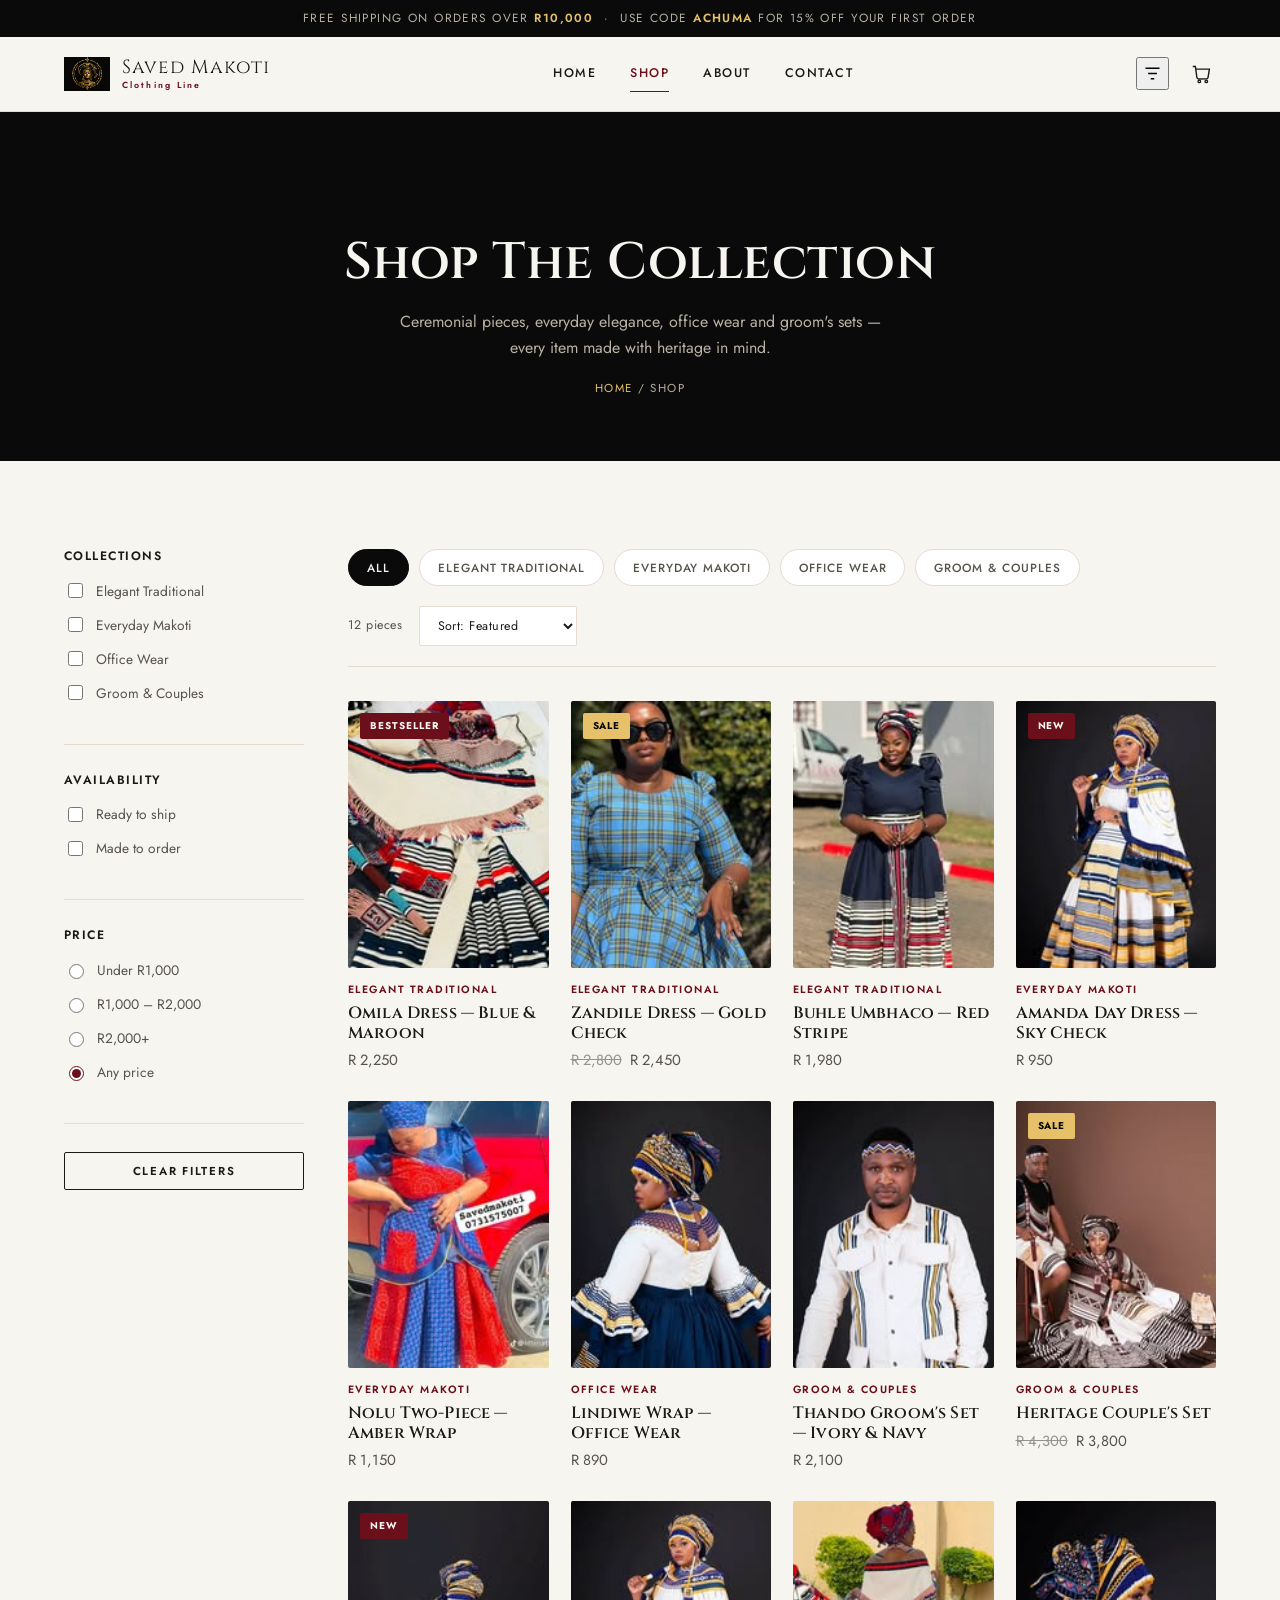
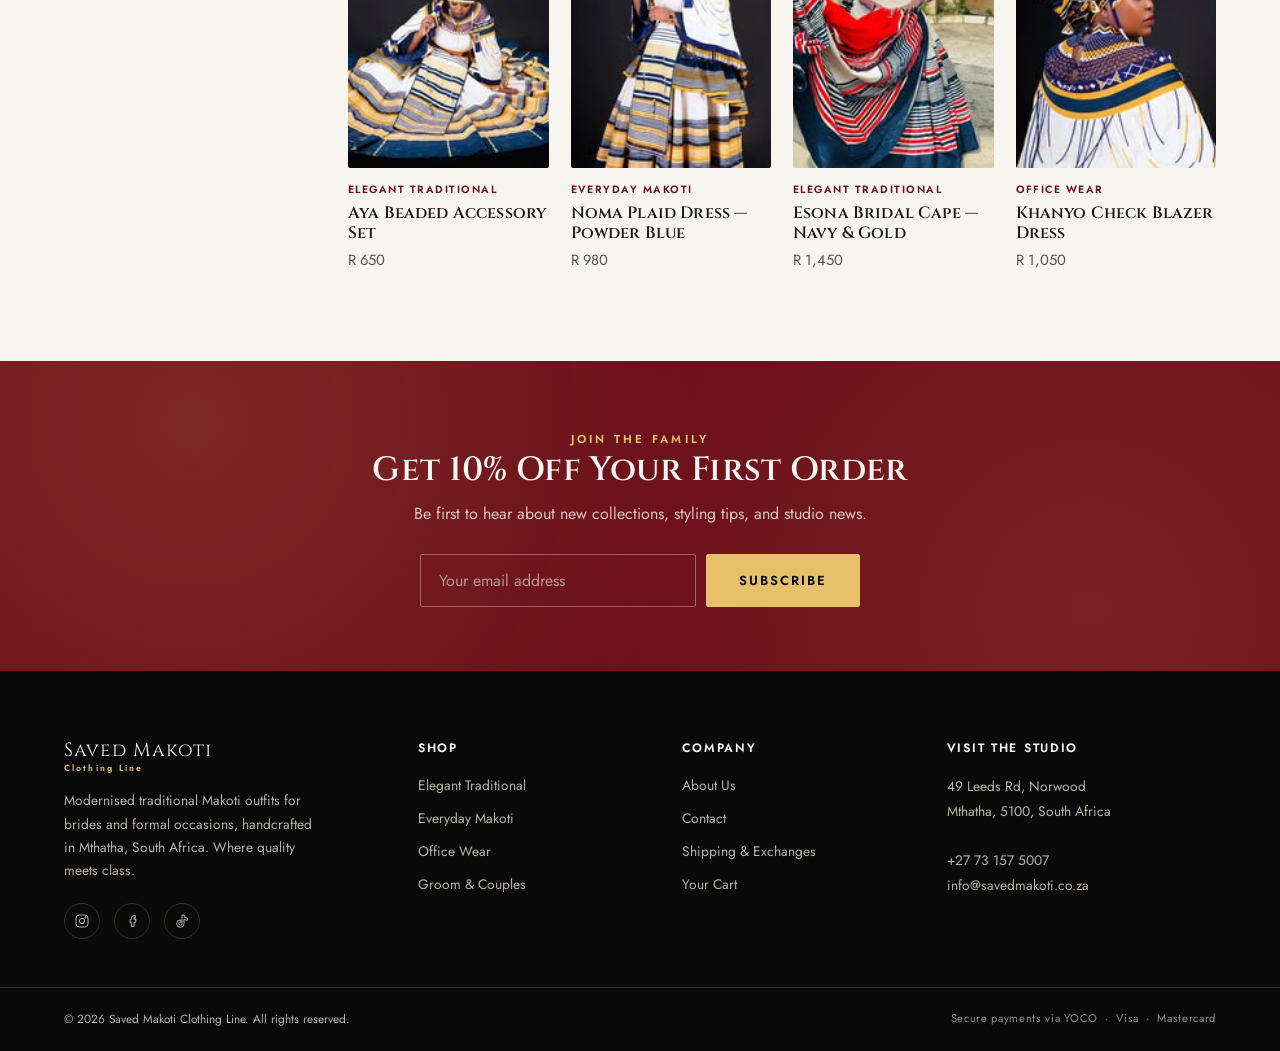
<file: site/shop.html>
<!DOCTYPE html>
<html lang="en">
<head>
<meta charset="UTF-8">
<meta name="viewport" content="width=device-width, initial-scale=1">
<title>Shop All — Saved Makoti Clothing Line</title>
<meta name="description" content="Shop Elegant Traditional, Everyday Makoti, Office Wear and Groom's Makoti clothing — handcrafted in Mthatha, South Africa.">
<link rel="icon" href="images/brand/logo-icon.png">
<link rel="stylesheet" href="css/style.css">
</head>
<body>

<div class="announce">Free shipping on orders over <strong>R10,000</strong> &nbsp;·&nbsp; Use code <strong>ACHUMA</strong> for 15% off your first order</div>

<header class="site-header">
  <div class="header-inner">
    <a href="index.html" class="brand">
      <img src="images/brand/logo-icon.png" alt="Saved Makoti Clothing Line emblem">
      <span class="brand-word">Saved Makoti<small>Clothing Line</small></span>
    </a>
    <nav class="main-nav">
      <a href="index.html">Home</a>
      <a href="shop.html" class="active">Shop</a>
      <a href="about.html">About</a>
      <a href="contact.html">Contact</a>
    </nav>
    <div class="header-actions">
      <button class="icon-btn" data-filter-toggle aria-label="Toggle filters">
        <svg viewBox="0 0 24 24" fill="none" stroke="currentColor" stroke-width="1.6"><path d="M4 6h16M7 12h10M10 18h4"/></svg>
      </button>
      <a href="cart.html" class="icon-btn" aria-label="View cart">
        <svg viewBox="0 0 24 24" fill="none" stroke="currentColor" stroke-width="1.6"><path d="M6 7h15l-1.5 9.5a2 2 0 0 1-2 1.7H8.7a2 2 0 0 1-2-1.7L5 4H2"/><circle cx="9.5" cy="21" r="1.4"/><circle cx="17.5" cy="21" r="1.4"/></svg>
        <span class="cart-count">0</span>
      </a>
      <button class="burger" aria-label="Open menu"><span></span><span></span><span></span></button>
    </div>
  </div>
</header>

<div class="mobile-nav">
  <div class="mobile-nav-top">
    <img src="images/brand/logo-icon.png" alt="Saved Makoti">
    <button class="mobile-nav-close" aria-label="Close menu">&times;</button>
  </div>
  <a href="index.html">Home</a>
  <a href="shop.html">Shop</a>
  <a href="about.html">About</a>
  <a href="contact.html">Contact</a>
  <a href="cart.html">Cart</a>
</div>

<section class="page-hero">
  <h1>Shop The Collection</h1>
  <p class="lede">Ceremonial pieces, everyday elegance, office wear and groom's sets — every item made with heritage in mind.</p>
  <div class="breadcrumb"><a href="index.html">Home</a> / Shop</div>
</section>

<section class="section">
  <div class="container shop-layout">

    <aside class="shop-sidebar" id="shop-sidebar">
      <div class="sidebar-block">
        <h4>Collections</h4>
        <label class="sidebar-check"><input type="checkbox" value="elegant-traditional" class="coll-check"> Elegant Traditional</label>
        <label class="sidebar-check"><input type="checkbox" value="everyday-makoti" class="coll-check"> Everyday Makoti</label>
        <label class="sidebar-check"><input type="checkbox" value="office-wear" class="coll-check"> Office Wear</label>
        <label class="sidebar-check"><input type="checkbox" value="groom-couples" class="coll-check"> Groom &amp; Couples</label>
      </div>
      <div class="sidebar-block">
        <h4>Availability</h4>
        <label class="sidebar-check"><input type="checkbox" value="ready" class="avail-check"> Ready to ship</label>
        <label class="sidebar-check"><input type="checkbox" value="madetoorder" class="avail-check"> Made to order</label>
      </div>
      <div class="sidebar-block">
        <h4>Price</h4>
        <label class="sidebar-check"><input type="radio" name="price" value="0-1000" class="price-check"> Under R1,000</label>
        <label class="sidebar-check"><input type="radio" name="price" value="1000-2000" class="price-check"> R1,000 – R2,000</label>
        <label class="sidebar-check"><input type="radio" name="price" value="2000-99999" class="price-check"> R2,000+</label>
        <label class="sidebar-check"><input type="radio" name="price" value="" class="price-check" checked> Any price</label>
      </div>
      <button class="btn btn-outline btn-block btn-sm" id="clear-filters">Clear Filters</button>
    </aside>

    <div>
      <div class="products-toolbar">
        <div class="filter-pills" id="pill-row">
          <button class="filter-pill active" data-collection="all">All</button>
          <button class="filter-pill" data-collection="elegant-traditional">Elegant Traditional</button>
          <button class="filter-pill" data-collection="everyday-makoti">Everyday Makoti</button>
          <button class="filter-pill" data-collection="office-wear">Office Wear</button>
          <button class="filter-pill" data-collection="groom-couples">Groom &amp; Couples</button>
        </div>
        <div style="display:flex;align-items:center;gap:16px;">
          <span class="result-count" id="result-count"></span>
          <select class="sort-select" id="sort-select">
            <option value="featured">Sort: Featured</option>
            <option value="price-asc">Price: Low to High</option>
            <option value="price-desc">Price: High to Low</option>
            <option value="name-asc">Name: A–Z</option>
          </select>
        </div>
      </div>

      <div class="product-grid" id="shop-grid"></div>
      <p id="no-results" style="display:none;text-align:center;color:var(--text-soft);padding:60px 0;">No pieces match those filters just yet — try clearing a filter or two.</p>
    </div>
  </div>
</section>

<section class="newsletter">
  <span class="eyebrow on-dark">Join the family</span>
  <h2>Get 10% Off Your First Order</h2>
  <p>Be first to hear about new collections, styling tips, and studio news.</p>
  <form class="newsletter-form" data-fake-submit="Welcome to the family — check your inbox for your code.">
    <input type="email" placeholder="Your email address" required>
    <button type="submit" class="btn btn-gold">Subscribe</button>
  </form>
</section>

<footer class="site-footer">
  <div class="footer-top">
    <div class="footer-brand">
      <a href="index.html" class="brand"><span class="brand-word">Saved Makoti<small>Clothing Line</small></span></a>
      <p>Modernised traditional Makoti outfits for brides and formal occasions, handcrafted in Mthatha, South Africa. Where quality meets class.</p>
      <div class="footer-social">
        <a href="https://www.instagram.com/savedmakoti_clothing_line/" target="_blank" rel="noopener" aria-label="Instagram"><svg viewBox="0 0 24 24" fill="none" stroke="currentColor" stroke-width="1.5"><rect x="3" y="3" width="18" height="18" rx="5"/><circle cx="12" cy="12" r="4"/><circle cx="17.5" cy="6.5" r="1"/></svg></a>
        <a href="https://www.facebook.com/profile.php?id=61569599087035" target="_blank" rel="noopener" aria-label="Facebook"><svg viewBox="0 0 24 24" fill="none" stroke="currentColor" stroke-width="1.5"><path d="M15 8h2V4h-2a4 4 0 0 0-4 4v2H9v4h2v6h4v-6h2.5l.5-4H15V8a1 1 0 0 1 1-1z"/></svg></a>
        <a href="https://www.tiktok.com/@saved_makoti" target="_blank" rel="noopener" aria-label="TikTok"><svg viewBox="0 0 24 24" fill="none" stroke="currentColor" stroke-width="1.5"><path d="M15 3a5 5 0 0 0 5 5v3a8 8 0 0 1-5-1.7V16a5.5 5.5 0 1 1-5.5-5.5c.3 0 .6 0 .9.1v3.1a2.4 2.4 0 1 0 1.6 2.3V3z"/></svg></a>
      </div>
    </div>
    <div class="footer-col">
      <h4>Shop</h4>
      <ul>
        <li><a href="shop.html?collection=elegant-traditional">Elegant Traditional</a></li>
        <li><a href="shop.html?collection=everyday-makoti">Everyday Makoti</a></li>
        <li><a href="shop.html?collection=office-wear">Office Wear</a></li>
        <li><a href="shop.html?collection=groom-couples">Groom &amp; Couples</a></li>
      </ul>
    </div>
    <div class="footer-col">
      <h4>Company</h4>
      <ul>
        <li><a href="about.html">About Us</a></li>
        <li><a href="contact.html">Contact</a></li>
        <li><a href="contact.html#faq">Shipping &amp; Exchanges</a></li>
        <li><a href="cart.html">Your Cart</a></li>
      </ul>
    </div>
    <div class="footer-col">
      <h4>Visit The Studio</h4>
      <address>
        49 Leeds Rd, Norwood<br>
        Mthatha, 5100, South Africa<br><br>
        <a href="tel:+27731575007">+27 73 157 5007</a><br>
        <a href="mailto:info@savedmakoti.co.za">info@savedmakoti.co.za</a>
      </address>
    </div>
  </div>
  <div class="footer-bottom">
    <span>© 2026 Saved Makoti Clothing Line. All rights reserved.</span>
    <span class="footer-payments">Secure payments via YOCO &nbsp;·&nbsp; Visa &nbsp;·&nbsp; Mastercard</span>
  </div>
</footer>

<script src="js/products.js"></script>
<script src="js/cart.js"></script>
<script src="js/main.js"></script>
<script>
  const grid = document.getElementById("shop-grid");
  const noResults = document.getElementById("no-results");
  const resultCount = document.getElementById("result-count");
  const pills = document.querySelectorAll(".filter-pill");
  const sortSelect = document.getElementById("sort-select");
  const collChecks = document.querySelectorAll(".coll-check");
  const availChecks = document.querySelectorAll(".avail-check");
  const priceRadios = document.querySelectorAll(".price-check");

  const params = new URLSearchParams(window.location.search);
  let activeCollection = params.get("collection") || "all";

  function syncPillsAndChecks(){
    pills.forEach(p => p.classList.toggle("active", p.dataset.collection === activeCollection));
    collChecks.forEach(c => c.checked = (activeCollection !== "all" && c.value === activeCollection));
  }

  function currentFilters(){
    const checkedColls = Array.from(collChecks).filter(c=>c.checked).map(c=>c.value);
    const avail = Array.from(availChecks).filter(c=>c.checked).map(c=>c.value);
    const priceSel = Array.from(priceRadios).find(r=>r.checked);
    return { checkedColls, avail, price: priceSel ? priceSel.value : "" };
  }

  function render(){
    const { checkedColls, avail, price } = currentFilters();
    let list = PRODUCTS.slice();

    if(activeCollection !== "all"){
      list = list.filter(p => p.collection === activeCollection);
    }
    if(checkedColls.length){
      list = list.filter(p => checkedColls.includes(p.collection));
    }
    if(avail.length){
      list = list.filter(p => {
        const isReady = p.lead.toLowerCase().includes("ready");
        return (avail.includes("ready") && isReady) || (avail.includes("madetoorder") && !isReady);
      });
    }
    if(price){
      const [min,max] = price.split("-").map(Number);
      list = list.filter(p => p.price >= min && p.price <= max);
    }

    switch(sortSelect.value){
      case "price-asc": list.sort((a,b)=>a.price-b.price); break;
      case "price-desc": list.sort((a,b)=>b.price-a.price); break;
      case "name-asc": list.sort((a,b)=>a.name.localeCompare(b.name)); break;
      default: break;
    }

    resultCount.textContent = list.length + (list.length === 1 ? " piece" : " pieces");
    grid.innerHTML = "";
    noResults.style.display = list.length ? "none" : "block";

    list.forEach(p=>{
      grid.innerHTML += `
        <a href="product.html?id=${p.id}" class="product-card">
          <div class="thumb">
            ${p.badge ? `<span class="badge ${p.badge==='Sale'?'alt':''}">${p.badge}</span>` : ""}
            <img src="${p.images[0]}" alt="${p.name}" loading="lazy">
            <div class="quick-add"><button type="button" onclick="event.preventDefault();addToCart('${p.id}', '${p.sizes[0]}', null, 1); showToast('Added to cart', '${p.images[0]}');">Quick Add</button></div>
          </div>
          <div class="info">
            <div class="cat">${p.collectionLabel}</div>
            <h3>${p.name}</h3>
            <div class="price">${p.compareAt ? `<span class="was">${formatPrice(p.compareAt)}</span>`:""}${formatPrice(p.price)}</div>
          </div>
        </a>`;
    });
  }

  pills.forEach(p=>{
    p.addEventListener("click", ()=>{
      activeCollection = p.dataset.collection;
      syncPillsAndChecks();
      render();
    });
  });
  collChecks.forEach(c=>{
    c.addEventListener("change", ()=>{
      activeCollection = "all";
      syncPillsAndChecks();
      render();
    });
  });
  availChecks.forEach(c=>c.addEventListener("change", render));
  priceRadios.forEach(c=>c.addEventListener("change", render));
  sortSelect.addEventListener("change", render);
  document.getElementById("clear-filters").addEventListener("click", ()=>{
    collChecks.forEach(c=>c.checked=false);
    availChecks.forEach(c=>c.checked=false);
    priceRadios.forEach(c=>c.checked = (c.value===""));
    activeCollection = "all";
    syncPillsAndChecks();
    render();
  });

  syncPillsAndChecks();
  render();
</script>
</body>
</html>
</file>
<file: site/css/style.css>
/* ==========================================================================
   Saved Makoti Clothing Line — MVP E-Commerce Stylesheet
   Where quality meets class.
   ========================================================================== */

@import url('https://fonts.googleapis.com/css2?family=Cinzel:wght@400;500;600;700&family=Cinzel+Decorative:wght@700;900&family=Jost:ital,wght@0,300;0,400;0,500;0,600;1,400&display=swap');

:root{
  /* ---- Brand palette (from Saved Makoti brand board) ---- */
  --matte-black:   #0a0a0a;
  --charcoal:      #1a1a1a;
  --charcoal-2:    #232120;
  --ivory:         #f7f5f0;
  --champagne:     #d4af37;
  --gold:          #e6c16a;
  --burgundy:      #6b0f1a;
  --burgundy-2:    #8a1522;
  --royal-blue:    #0f2e6b;
  --terracotta:    #b85a2b;
  --forest:        #1e3b2e;
  --copper:        #b87333;

  /* ---- Semantic roles ---- */
  --bg:            var(--ivory);
  --bg-dark:       var(--matte-black);
  --surface:       #ffffff;
  --surface-warm:  #fbf9f4;
  --text:          #1c1a17;
  --text-soft:     #57534c;
  --text-on-dark:  #f3ede0;
  --text-on-dark-soft: #b9b2a4;
  --line:          #e4ddcf;
  --line-dark:     #333029;
  --accent:        var(--burgundy);
  --accent-2:      var(--gold);

  /* ---- Type ---- */
  --font-display: 'Cinzel', 'Times New Roman', serif;
  --font-deco: 'Cinzel Decorative', 'Cinzel', serif;
  --font-body: 'Jost', 'Helvetica Neue', Arial, sans-serif;

  /* ---- Layout ---- */
  --maxw: 1280px;
  --pad: clamp(20px, 5vw, 64px);
  --radius: 2px;
}

*,*::before,*::after{ box-sizing:border-box; }
html{ scroll-behavior:smooth; }
body{
  margin:0;
  background:var(--bg);
  color:var(--text);
  font-family:var(--font-body);
  font-size:16px;
  line-height:1.6;
  -webkit-font-smoothing:antialiased;
}
img{ max-width:100%; display:block; }
a{ color:inherit; text-decoration:none; }
ul{ margin:0; padding:0; list-style:none; }
button{ font-family:inherit; cursor:pointer; }
input,select,textarea{ font-family:inherit; font-size:1rem; }
h1,h2,h3,h4{ font-family:var(--font-display); font-weight:600; margin:0; line-height:1.2; letter-spacing:.01em; }

.container{ max-width:var(--maxw); margin:0 auto; padding:0 var(--pad); }

/* ---- Utility ---- */
.eyebrow{
  font-family:var(--font-body);
  font-size:.72rem;
  letter-spacing:.28em;
  text-transform:uppercase;
  color:var(--accent);
  font-weight:600;
}
.eyebrow.on-dark{ color:var(--gold); }
.section{ padding:88px 0; }
.section-tight{ padding:56px 0; }
.center{ text-align:center; }
.section-head{ max-width:640px; margin:0 auto 48px; text-align:center; }
.section-head h2{ font-size:clamp(1.7rem,3.2vw,2.5rem); margin-top:10px; }
.section-head p{ color:var(--text-soft); margin-top:14px; font-size:1.02rem; }
.section-head.left{ margin:0 0 40px; text-align:left; }

.rule{
  width:56px; height:2px; background:var(--accent-2); margin:16px auto 0;
}
.section-head.left .rule{ margin-left:0; }

/* ---- Buttons ---- */
.btn{
  display:inline-flex; align-items:center; justify-content:center; gap:8px;
  padding:15px 32px;
  font-family:var(--font-body);
  font-size:.82rem;
  font-weight:600;
  letter-spacing:.15em;
  text-transform:uppercase;
  border:1px solid transparent;
  border-radius:var(--radius);
  transition:background .25s ease, color .25s ease, border-color .25s ease, transform .2s ease;
  white-space:nowrap;
}
.btn-primary{ background:var(--accent); color:var(--ivory); border-color:var(--accent); }
.btn-primary:hover{ background:var(--burgundy-2); transform:translateY(-1px); }
.btn-gold{ background:var(--accent-2); color:var(--matte-black); border-color:var(--accent-2); }
.btn-gold:hover{ background:#f0d386; transform:translateY(-1px); }
.btn-outline{ background:transparent; color:var(--text); border-color:var(--text); }
.btn-outline:hover{ background:var(--text); color:var(--ivory); }
.btn-outline-light{ background:transparent; color:var(--ivory); border-color:rgba(247,245,240,.55); }
.btn-outline-light:hover{ background:var(--ivory); color:var(--matte-black); border-color:var(--ivory); }
.btn-block{ width:100%; }
.btn-sm{ padding:10px 20px; font-size:.72rem; }
.btn[disabled]{ opacity:.5; cursor:not-allowed; transform:none !important; }

/* ==========================================================================
   Header / Navigation
   ========================================================================== */
.announce{
  background:var(--matte-black);
  color:var(--text-on-dark-soft);
  text-align:center;
  font-size:.74rem;
  letter-spacing:.12em;
  text-transform:uppercase;
  padding:9px var(--pad);
}
.announce strong{ color:var(--gold); font-weight:600; }

.site-header{
  position:sticky; top:0; z-index:200;
  background:rgba(247,245,240,.92);
  backdrop-filter:blur(10px);
  border-bottom:1px solid var(--line);
}
.header-inner{
  display:flex; align-items:center; justify-content:space-between;
  padding:14px var(--pad);
  max-width:var(--maxw); margin:0 auto;
  gap:20px;
}
.brand{ display:flex; align-items:center; gap:12px; }
.brand img{ height:46px; width:46px; object-fit:contain; }
.brand-word{ font-family:var(--font-display); font-size:1.18rem; letter-spacing:.06em; line-height:1.05; }
.brand-word small{ display:block; font-family:var(--font-body); font-size:.55rem; letter-spacing:.24em; color:var(--accent); font-weight:600; margin-top:3px; }

.main-nav{ display:flex; align-items:center; gap:34px; }
.main-nav a{
  font-size:.78rem; letter-spacing:.12em; text-transform:uppercase; font-weight:500;
  padding:6px 0; position:relative; color:var(--text);
}
.main-nav a::after{
  content:''; position:absolute; left:0; right:0; bottom:-2px; height:1px;
  background:var(--accent); transform:scaleX(0); transform-origin:left; transition:transform .25s ease;
}
.main-nav a:hover::after, .main-nav a.active::after{ transform:scaleX(1); }
.main-nav a.active{ color:var(--accent); }

.header-actions{ display:flex; align-items:center; gap:18px; }
.icon-btn{ position:relative; display:inline-flex; padding:4px; }
.icon-btn svg{ width:21px; height:21px; }
.cart-count{
  position:absolute; top:-6px; right:-8px;
  background:var(--accent); color:var(--ivory);
  font-size:.62rem; font-weight:700;
  width:17px; height:17px; border-radius:50%;
  display:flex; align-items:center; justify-content:center;
}
.burger{ display:none; flex-direction:column; gap:5px; padding:6px; background:none; border:none; }
.burger span{ width:22px; height:1.5px; background:var(--text); display:block; }

.mobile-nav{
  display:none; position:fixed; inset:0; z-index:300;
  background:var(--matte-black);
  padding:24px var(--pad);
  flex-direction:column;
}
.mobile-nav.open{ display:flex; }
.mobile-nav-top{ display:flex; justify-content:space-between; align-items:center; margin-bottom:40px; }
.mobile-nav-top img{ height:40px; }
.mobile-nav-close{ background:none; border:none; color:var(--ivory); font-size:1.8rem; line-height:1; }
.mobile-nav a{
  color:var(--ivory); font-family:var(--font-display); font-size:1.4rem;
  padding:16px 0; border-bottom:1px solid var(--line-dark);
}
.mobile-nav .btn{ margin-top:30px; }

/* ==========================================================================
   Hero
   ========================================================================== */
.hero{
  position:relative; min-height:88vh; display:flex; align-items:flex-end;
  background:var(--matte-black); overflow:hidden;
}
.hero-media{ position:absolute; inset:0; }
.hero-media img{
  width:100%; height:100%; object-fit:cover; object-position:50% 20%;
  filter:saturate(1.05) contrast(1.03);
  transform:scale(1.02);
}
.hero-media::after{
  content:''; position:absolute; inset:0;
  background:
    linear-gradient(180deg, rgba(10,10,10,.15) 0%, rgba(10,10,10,.35) 45%, rgba(10,10,10,.92) 100%),
    linear-gradient(90deg, rgba(10,10,10,.75) 0%, rgba(10,10,10,.1) 55%);
}
.hero-content{
  position:relative; z-index:2; color:var(--ivory);
  padding:0 var(--pad) 72px; max-width:var(--maxw); margin:0 auto; width:100%;
}
.hero-content .eyebrow{ color:var(--gold); }
.hero-content h1{
  font-size:clamp(2.4rem, 6vw, 4.4rem);
  max-width:14ch; margin-top:16px; color:var(--ivory);
  text-shadow:0 4px 30px rgba(0,0,0,.35);
}
.hero-content p{
  max-width:46ch; margin-top:18px; color:var(--text-on-dark-soft); font-size:1.08rem;
}
.hero-cta{ display:flex; gap:16px; margin-top:34px; flex-wrap:wrap; }
.hero-scroll{
  position:absolute; right:var(--pad); bottom:36px; z-index:2;
  writing-mode:vertical-rl; color:var(--text-on-dark-soft);
  font-size:.68rem; letter-spacing:.2em; text-transform:uppercase;
  display:flex; align-items:center; gap:10px;
}
.hero-scroll::after{ content:''; width:1px; height:46px; background:var(--gold); }

/* ---- Sub / page hero (non-home pages) ---- */
.page-hero{
  position:relative; background:var(--matte-black); color:var(--ivory);
  padding:120px var(--pad) 64px; text-align:center; overflow:hidden;
}
.page-hero .pattern-overlay{ position:absolute; inset:0; opacity:.14; background-size:340px; mix-blend-mode:overlay; }
.page-hero h1{ font-size:clamp(2rem,4.4vw,3.2rem); color:var(--ivory); position:relative; }
.page-hero p.lede{ color:var(--text-on-dark-soft); max-width:520px; margin:16px auto 0; position:relative; }
.breadcrumb{
  position:relative; margin-top:18px; font-size:.72rem; letter-spacing:.14em; text-transform:uppercase;
  color:var(--text-on-dark-soft);
}
.breadcrumb a{ color:var(--gold); }

/* ==========================================================================
   Feature strip (shipping / payment / fulfillment)
   ========================================================================== */
.feature-strip{
  background:var(--surface); border-bottom:1px solid var(--line); border-top:1px solid var(--line);
}
.feature-grid{
  display:grid; grid-template-columns:repeat(4,1fr);
  max-width:var(--maxw); margin:0 auto; padding:0 var(--pad);
}
.feature-item{
  display:flex; align-items:center; gap:14px;
  padding:26px 22px;
  border-right:1px solid var(--line);
}
.feature-item:last-child{ border-right:none; }
.feature-item svg{ flex:none; width:28px; height:28px; color:var(--accent); }
.feature-item h4{ font-family:var(--font-body); font-size:.86rem; font-weight:600; text-transform:uppercase; letter-spacing:.04em; }
.feature-item p{ font-size:.8rem; color:var(--text-soft); margin:2px 0 0; }

/* ==========================================================================
   Collections / product grids
   ========================================================================== */
.collections-grid{
  display:grid; grid-template-columns:repeat(4,1fr); gap:22px;
}
.collection-card{
  position:relative; aspect-ratio:3/4; overflow:hidden; border-radius:var(--radius);
  background:var(--charcoal);
}
.collection-card img{
  width:100%; height:100%; object-fit:cover;
  transition:transform .6s cubic-bezier(.22,.61,.36,1), filter .6s ease;
  filter:saturate(1.05);
}
.collection-card:hover img{ transform:scale(1.08); }
.collection-card::after{
  content:''; position:absolute; inset:0;
  background:linear-gradient(180deg, rgba(10,10,10,0) 40%, rgba(10,10,10,.88) 100%);
}
.collection-card-label{
  position:absolute; left:0; right:0; bottom:0; z-index:2;
  padding:22px 20px; color:var(--ivory);
}
.collection-card-label .eyebrow{ color:var(--gold); font-size:.65rem; }
.collection-card-label h3{ font-size:1.18rem; margin-top:6px; color:var(--ivory); }
.collection-card-label span{ font-size:.74rem; color:var(--text-on-dark-soft); display:inline-block; margin-top:6px; letter-spacing:.06em; }

.products-toolbar{
  display:flex; align-items:center; justify-content:space-between; gap:20px; flex-wrap:wrap;
  margin-bottom:34px; padding-bottom:20px; border-bottom:1px solid var(--line);
}
.filter-pills{ display:flex; gap:10px; flex-wrap:wrap; }
.filter-pill{
  padding:9px 18px; border:1px solid var(--line); border-radius:30px;
  font-size:.74rem; letter-spacing:.08em; text-transform:uppercase; font-weight:500;
  background:var(--surface); color:var(--text-soft); transition:all .2s ease;
}
.filter-pill:hover{ border-color:var(--accent); color:var(--accent); }
.filter-pill.active{ background:var(--matte-black); color:var(--ivory); border-color:var(--matte-black); }
.result-count{ font-size:.78rem; color:var(--text-soft); letter-spacing:.04em; }
.sort-select{
  padding:9px 14px; border:1px solid var(--line); background:var(--surface); color:var(--text);
  font-size:.78rem; letter-spacing:.04em; border-radius:var(--radius);
}

.product-grid{
  display:grid; grid-template-columns:repeat(4,1fr); gap:28px 22px;
}
.product-card{ display:block; }
.product-card .thumb{
  position:relative; aspect-ratio:3/4; overflow:hidden; background:var(--charcoal); border-radius:var(--radius);
}
.product-card .thumb img{
  width:100%; height:100%; object-fit:cover; transition:transform .5s ease;
}
.product-card:hover .thumb img{ transform:scale(1.06); }
.product-card .badge{
  position:absolute; top:12px; left:12px; z-index:2;
  background:var(--accent); color:var(--ivory);
  font-size:.62rem; letter-spacing:.1em; text-transform:uppercase; font-weight:700;
  padding:5px 10px; border-radius:2px;
}
.product-card .badge.alt{ background:var(--gold); color:var(--matte-black); }
.quick-add{
  position:absolute; left:10px; right:10px; bottom:10px; z-index:2;
  opacity:0; transform:translateY(8px); transition:all .25s ease;
}
.product-card:hover .quick-add{ opacity:1; transform:translateY(0); }
.quick-add button{
  width:100%; background:rgba(10,10,10,.88); color:var(--ivory); border:none;
  padding:11px; font-size:.68rem; letter-spacing:.14em; text-transform:uppercase; font-weight:600;
}
.quick-add button:hover{ background:var(--matte-black); }
.product-card .info{ padding-top:14px; }
.product-card .cat{ font-size:.66rem; letter-spacing:.14em; text-transform:uppercase; color:var(--accent); font-weight:600; }
.product-card h3{ font-family:var(--font-display); font-size:1.02rem; margin-top:5px; font-weight:600; }
.product-card .price{ margin-top:6px; font-size:.92rem; color:var(--text-soft); }
.product-card .price .was{ text-decoration:line-through; opacity:.6; margin-right:8px; }

.view-more-wrap{ text-align:center; margin-top:48px; }

/* ==========================================================================
   Split / story sections
   ========================================================================== */
.split{
  display:grid; grid-template-columns:1fr 1fr; gap:64px; align-items:center;
}
.split img{ width:100%; aspect-ratio:4/5; object-fit:cover; border-radius:var(--radius); }
.split .content h2{ font-size:clamp(1.7rem,3vw,2.4rem); margin-top:10px; }
.split .content p{ margin-top:18px; color:var(--text-soft); }
.split.reverse{ direction:rtl; }
.split.reverse > *{ direction:ltr; }

.split-frame{ position:relative; }
.split-frame .tag-card{
  position:absolute; bottom:-24px; left:-24px; background:var(--matte-black); color:var(--ivory);
  padding:20px 24px; max-width:220px; border:1px solid var(--line-dark);
}
.split-frame .tag-card .num{ font-family:var(--font-display); font-size:1.6rem; color:var(--gold); }
.split-frame .tag-card p{ font-size:.76rem; color:var(--text-on-dark-soft); margin-top:4px; letter-spacing:.03em; }

.value-row{ display:grid; grid-template-columns:repeat(3,1fr); gap:30px; margin-top:44px; }
.value-item{ text-align:center; }
.value-item .glyph{
  width:56px; height:56px; margin:0 auto 16px; border:1px solid var(--accent-2); border-radius:50%;
  display:flex; align-items:center; justify-content:center; color:var(--accent);
}
.value-item h4{ font-family:var(--font-display); font-size:1.02rem; }
.value-item p{ font-size:.85rem; color:var(--text-soft); margin-top:8px; }

/* ==========================================================================
   Testimonials
   ========================================================================== */
.testimonials-band{ background:var(--matte-black); color:var(--ivory); position:relative; overflow:hidden; }
.testimonial-grid{ display:grid; grid-template-columns:repeat(3,1fr); gap:1px; background:var(--line-dark); border:1px solid var(--line-dark); }
.testimonial-card{ background:var(--matte-black); padding:36px 32px; }
.testimonial-card .stars{ color:var(--gold); font-size:.9rem; letter-spacing:2px; }
.testimonial-card p.quote{ margin-top:16px; color:var(--text-on-dark-soft); font-size:.98rem; font-style:italic; }
.testimonial-card .who{ margin-top:22px; display:flex; align-items:center; gap:12px; }
.testimonial-card .who .name{ font-size:.85rem; font-weight:600; color:var(--ivory); }
.testimonial-card .who .role{ font-size:.72rem; color:var(--text-on-dark-soft); }
.avatar-ring{ width:40px; height:40px; border-radius:50%; object-fit:cover; border:1.5px solid var(--gold); }

/* ==========================================================================
   Newsletter
   ========================================================================== */
.newsletter{
  background:var(--burgundy); color:var(--ivory); text-align:center; padding:64px var(--pad);
  background-image:radial-gradient(circle at 15% 20%, rgba(230,193,106,.14), transparent 45%),radial-gradient(circle at 85% 80%, rgba(230,193,106,.1), transparent 45%);
}
.newsletter h2{ color:var(--ivory); font-size:clamp(1.5rem,2.8vw,2.1rem); }
.newsletter p{ color:rgba(247,245,240,.78); margin-top:10px; }
.newsletter-form{
  display:flex; max-width:440px; margin:28px auto 0; gap:10px; flex-wrap:wrap; justify-content:center;
}
.newsletter-form input{
  flex:1; min-width:200px; padding:14px 18px; border:1px solid rgba(247,245,240,.35);
  background:transparent; color:var(--ivory); border-radius:var(--radius);
}
.newsletter-form input::placeholder{ color:rgba(247,245,240,.55); }
.newsletter-note{ font-size:.72rem; color:rgba(247,245,240,.6); margin-top:14px; letter-spacing:.04em; }

/* ==========================================================================
   Instagram / social strip
   ========================================================================== */
.social-strip-head{ display:flex; align-items:center; justify-content:space-between; margin-bottom:24px; flex-wrap:wrap; gap:12px; }
.social-grid{ display:grid; grid-template-columns:repeat(6,1fr); gap:6px; }
.social-grid a{ position:relative; aspect-ratio:1/1; overflow:hidden; display:block; }
.social-grid img{ width:100%; height:100%; object-fit:cover; transition:transform .4s ease; }
.social-grid a:hover img{ transform:scale(1.08); }
.social-grid a::after{
  content:'♥'; position:absolute; inset:0; display:flex; align-items:center; justify-content:center;
  color:#fff; background:rgba(10,10,10,0); opacity:0; transition:all .25s ease; font-size:1.1rem;
}
.social-grid a:hover::after{ background:rgba(10,10,10,.4); opacity:1; }

/* ==========================================================================
   Footer
   ========================================================================== */
.site-footer{ background:var(--matte-black); color:var(--text-on-dark-soft); }
.footer-top{ padding:70px var(--pad) 48px; max-width:var(--maxw); margin:0 auto; display:grid; grid-template-columns:1.4fr 1fr 1fr 1.2fr; gap:40px; }
.footer-brand .brand-word{ color:var(--ivory); }
.footer-brand .brand-word small{ color:var(--gold); }
.footer-brand p{ font-size:.86rem; margin-top:16px; max-width:32ch; line-height:1.7; }
.footer-social{ display:flex; gap:14px; margin-top:20px; }
.footer-social a{
  width:36px; height:36px; border:1px solid var(--line-dark); border-radius:50%;
  display:flex; align-items:center; justify-content:center; transition:all .2s ease;
}
.footer-social a:hover{ border-color:var(--gold); color:var(--gold); }
.footer-social svg{ width:16px; height:16px; }
.footer-col h4{ font-family:var(--font-body); color:var(--ivory); font-size:.76rem; letter-spacing:.14em; text-transform:uppercase; margin-bottom:18px; }
.footer-col ul li{ margin-bottom:11px; font-size:.86rem; }
.footer-col ul li a:hover{ color:var(--gold); }
.footer-col address{ font-style:normal; font-size:.86rem; line-height:1.8; }
.footer-bottom{
  border-top:1px solid var(--line-dark); padding:22px var(--pad);
  display:flex; justify-content:space-between; align-items:center; flex-wrap:wrap; gap:10px;
  max-width:var(--maxw); margin:0 auto; font-size:.74rem;
}
.footer-payments{ display:flex; gap:10px; align-items:center; opacity:.8; font-size:.7rem; letter-spacing:.06em; }

/* ==========================================================================
   Page: Shop / Product listing
   ========================================================================== */
.shop-layout{ display:grid; grid-template-columns:240px 1fr; gap:44px; align-items:start; }
.shop-sidebar{ position:sticky; top:100px; }
.sidebar-block{ padding-bottom:28px; margin-bottom:28px; border-bottom:1px solid var(--line); }
.sidebar-block h4{ font-family:var(--font-body); font-size:.76rem; letter-spacing:.12em; text-transform:uppercase; margin-bottom:16px; }
.sidebar-check{ display:flex; align-items:center; gap:10px; margin-bottom:12px; font-size:.86rem; cursor:pointer; color:var(--text-soft); }
.sidebar-check input{ accent-color:var(--accent); width:15px; height:15px; }
.sidebar-check:hover{ color:var(--text); }
.swatch-row{ display:flex; gap:8px; flex-wrap:wrap; }
.swatch{ width:24px; height:24px; border-radius:50%; border:2px solid var(--surface); box-shadow:0 0 0 1px var(--line); cursor:pointer; }

/* ==========================================================================
   Page: Product detail
   ========================================================================== */
.product-detail{ display:grid; grid-template-columns:1fr 1fr; gap:60px; }
.gallery-main{ aspect-ratio:4/5; overflow:hidden; border-radius:var(--radius); background:var(--charcoal); }
.gallery-main img{ width:100%; height:100%; object-fit:cover; }
.gallery-thumbs{ display:grid; grid-template-columns:repeat(5,1fr); gap:10px; margin-top:12px; }
.gallery-thumbs button{ padding:0; border:2px solid transparent; border-radius:var(--radius); overflow:hidden; aspect-ratio:1/1; background:none; }
.gallery-thumbs button.active{ border-color:var(--accent); }
.gallery-thumbs img{ width:100%; height:100%; object-fit:cover; }

.pd-cat a{ color:var(--accent); font-size:.74rem; letter-spacing:.12em; text-transform:uppercase; font-weight:600; }
.pd-title{ font-size:clamp(1.7rem,3vw,2.3rem); margin-top:10px; }
.pd-rating{ display:flex; align-items:center; gap:10px; margin-top:12px; }
.pd-rating .stars{ color:var(--gold); letter-spacing:2px; font-size:.9rem; }
.pd-rating span{ font-size:.78rem; color:var(--text-soft); }
.pd-price{ font-family:var(--font-display); font-size:1.7rem; margin-top:16px; color:var(--accent); }
.pd-price .was{ text-decoration:line-through; color:var(--text-soft); font-size:1.1rem; margin-left:10px; }
.pd-desc{ margin-top:20px; color:var(--text-soft); line-height:1.8; }
.pd-note{
  margin-top:18px; padding:14px 16px; background:var(--surface-warm); border-left:3px solid var(--accent-2);
  font-size:.84rem; color:var(--text-soft); border-radius:0 var(--radius) var(--radius) 0;
}
.pd-option{ margin-top:26px; }
.pd-option label.title{ font-size:.76rem; letter-spacing:.1em; text-transform:uppercase; font-weight:600; display:block; margin-bottom:10px; }
.size-row{ display:flex; gap:10px; flex-wrap:wrap; }
.size-pill{
  min-width:46px; height:46px; padding:0 12px; border:1px solid var(--line); display:flex; align-items:center; justify-content:center;
  font-size:.82rem; border-radius:var(--radius); background:var(--surface); color:var(--text);
}
.size-pill.active, .size-pill:hover{ border-color:var(--matte-black); background:var(--matte-black); color:var(--ivory); }
.color-row{ display:flex; gap:12px; }
.color-pill{ width:30px; height:30px; border-radius:50%; box-shadow:0 0 0 1px var(--line); cursor:pointer; position:relative; }
.color-pill.active::after{ content:''; position:absolute; inset:-4px; border:1.5px solid var(--matte-black); border-radius:50%; }

.qty-row{ display:flex; align-items:center; gap:18px; margin-top:28px; }
.qty-stepper{ display:flex; align-items:center; border:1px solid var(--line); }
.qty-stepper button{ width:40px; height:46px; background:none; border:none; font-size:1.1rem; }
.qty-stepper button:hover{ background:var(--surface-warm); }
.qty-stepper input{ width:40px; text-align:center; border:none; background:none; font-size:.95rem; }
.pd-actions{ display:flex; gap:12px; margin-top:16px; }
.pd-actions .btn-primary{ flex:1; }
.icon-square{ width:52px; height:46px; border:1px solid var(--line); display:flex; align-items:center; justify-content:center; border-radius:var(--radius); }
.icon-square svg{ width:19px; height:19px; }
.icon-square:hover{ border-color:var(--accent); color:var(--accent); }

.pd-meta{ margin-top:30px; padding-top:24px; border-top:1px solid var(--line); }
.pd-meta-row{ display:flex; gap:12px; font-size:.82rem; padding:7px 0; color:var(--text-soft); }
.pd-meta-row strong{ color:var(--text); min-width:120px; font-weight:600; }

.accordion-item{ border-top:1px solid var(--line); }
.accordion-item:last-child{ border-bottom:1px solid var(--line); }
.accordion-head{
  width:100%; background:none; border:none; padding:18px 2px; display:flex; justify-content:space-between; align-items:center;
  font-family:var(--font-display); font-size:1rem; text-align:left;
}
.accordion-head .plus{ font-size:1.2rem; color:var(--accent); transition:transform .25s ease; }
.accordion-item.open .plus{ transform:rotate(45deg); }
.accordion-body{ max-height:0; overflow:hidden; transition:max-height .3s ease; font-size:.9rem; color:var(--text-soft); }
.accordion-body-in{ padding:0 2px 20px; line-height:1.7; }

.related-heading{ margin-top:90px; }

/* ==========================================================================
   Page: About
   ========================================================================== */
.craft-grid{ display:grid; grid-template-columns:repeat(3,1fr); gap:22px; }
.craft-card{ position:relative; aspect-ratio:1/1.1; overflow:hidden; border-radius:var(--radius); }
.craft-card img{ width:100%; height:100%; object-fit:cover; }
.craft-card .cap{ position:absolute; left:0; right:0; bottom:0; padding:18px; background:linear-gradient(180deg,transparent,rgba(10,10,10,.85)); color:var(--ivory); font-size:.86rem; letter-spacing:.04em; }

.timeline{ margin-top:20px; }
.timeline-item{ display:grid; grid-template-columns:90px 1fr; gap:24px; padding:24px 0; border-top:1px solid var(--line); }
.timeline-item:last-child{ border-bottom:1px solid var(--line); }
.timeline-item .yr{ font-family:var(--font-display); color:var(--accent); font-size:1.1rem; }
.timeline-item h4{ font-family:var(--font-display); font-size:1.05rem; }
.timeline-item p{ color:var(--text-soft); margin-top:6px; font-size:.9rem; }

/* ==========================================================================
   Page: Contact
   ========================================================================== */
.contact-layout{ display:grid; grid-template-columns:1fr 1fr; gap:64px; }
.form-row{ display:grid; grid-template-columns:1fr 1fr; gap:18px; }
.field{ margin-bottom:18px; }
.field label{ display:block; font-size:.76rem; letter-spacing:.08em; text-transform:uppercase; margin-bottom:8px; color:var(--text-soft); font-weight:500; }
.field input, .field select, .field textarea{
  width:100%; padding:14px 16px; border:1px solid var(--line); background:var(--surface); border-radius:var(--radius); color:var(--text);
}
.field input:focus, .field select:focus, .field textarea:focus{ outline:none; border-color:var(--accent); }
.field textarea{ resize:vertical; min-height:130px; }
.contact-info-card{ background:var(--matte-black); color:var(--ivory); padding:40px; border-radius:var(--radius); }
.contact-info-card .row{ display:flex; gap:16px; padding:16px 0; border-bottom:1px solid var(--line-dark); }
.contact-info-card .row:last-of-type{ border-bottom:none; }
.contact-info-card svg{ width:20px; height:20px; color:var(--gold); flex:none; margin-top:2px; }
.contact-info-card h4{ font-family:var(--font-body); font-size:.8rem; letter-spacing:.1em; text-transform:uppercase; color:var(--text-on-dark-soft); }
.contact-info-card p, .contact-info-card a{ margin-top:4px; font-size:.94rem; }
.map-embed{ margin-top:22px; border-radius:var(--radius); overflow:hidden; border:1px solid var(--line-dark); aspect-ratio:16/10; }
.map-embed iframe{ width:100%; height:100%; border:0; filter:grayscale(.3) contrast(1.05); }

.faq-wrap{ max-width:760px; margin:0 auto; }

/* ==========================================================================
   Page: Cart / Checkout
   ========================================================================== */
.cart-layout{ display:grid; grid-template-columns:1fr 380px; gap:50px; align-items:start; }
.cart-table-head{ display:grid; grid-template-columns:3fr 1fr 1fr 1fr auto; gap:16px; padding-bottom:16px; border-bottom:1px solid var(--line); font-size:.72rem; letter-spacing:.1em; text-transform:uppercase; color:var(--text-soft); }
.cart-row{ display:grid; grid-template-columns:3fr 1fr 1fr 1fr auto; gap:16px; align-items:center; padding:24px 0; border-bottom:1px solid var(--line); }
.cart-row .prod{ display:flex; gap:16px; align-items:center; }
.cart-row .prod img{ width:84px; height:100px; object-fit:cover; border-radius:var(--radius); }
.cart-row .prod-name{ font-family:var(--font-display); font-size:1rem; }
.cart-row .prod-opts{ font-size:.78rem; color:var(--text-soft); margin-top:5px; }
.remove-link{ font-size:.72rem; color:var(--burgundy); text-decoration:underline; margin-top:8px; display:inline-block; background:none; border:none; padding:0; cursor:pointer; }
.cart-empty{ text-align:center; padding:90px 20px; }
.cart-empty svg{ width:64px; height:64px; color:var(--line); margin:0 auto 20px; }
.cart-empty h3{ font-size:1.3rem; }
.cart-empty p{ color:var(--text-soft); margin-top:10px; }
.cart-empty .btn{ margin-top:26px; }

.summary-card{ background:var(--surface-warm); border:1px solid var(--line); padding:30px; border-radius:var(--radius); position:sticky; top:100px; }
.summary-card h3{ font-size:1.15rem; margin-bottom:20px; }
.summary-line{ display:flex; justify-content:space-between; font-size:.9rem; padding:9px 0; color:var(--text-soft); }
.summary-line.total{ border-top:1px solid var(--line); margin-top:8px; padding-top:16px; font-size:1.05rem; color:var(--text); font-weight:600; }
.summary-line.total span:last-child{ color:var(--accent); font-family:var(--font-display); font-size:1.25rem; }
.promo-row{ display:flex; gap:8px; margin:18px 0; }
.promo-row input{ flex:1; padding:12px 14px; border:1px solid var(--line); background:var(--surface); border-radius:var(--radius); }
.trust-badges{ display:flex; gap:14px; margin-top:22px; align-items:center; justify-content:center; opacity:.7; font-size:.68rem; letter-spacing:.06em; text-align:center; }

/* Checkout steps */
.checkout-steps{ display:flex; justify-content:center; gap:0; margin-bottom:50px; }
.checkout-steps .step{ display:flex; align-items:center; gap:10px; padding:0 28px; position:relative; }
.checkout-steps .step:not(:last-child)::after{ content:''; position:absolute; right:-2px; top:50%; width:44px; height:1px; background:var(--line); }
.checkout-steps .num{ width:28px; height:28px; border-radius:50%; border:1px solid var(--line); display:flex; align-items:center; justify-content:center; font-size:.78rem; color:var(--text-soft); }
.checkout-steps .step.active .num{ background:var(--accent); border-color:var(--accent); color:var(--ivory); }
.checkout-steps .step.active span{ color:var(--text); font-weight:600; }
.checkout-steps span{ font-size:.78rem; color:var(--text-soft); letter-spacing:.04em; }

/* ==========================================================================
   Misc components
   ========================================================================== */
.pattern-band{ height:14px; background:repeating-linear-gradient(45deg, var(--matte-black) 0 8px, var(--gold) 8px 9px); opacity:.9; }
.toast{
  position:fixed; bottom:24px; right:24px; z-index:500;
  background:var(--matte-black); color:var(--ivory); padding:16px 22px;
  border-left:3px solid var(--gold); display:flex; align-items:center; gap:12px;
  transform:translateY(140%); transition:transform .35s cubic-bezier(.2,.8,.2,1);
  font-size:.86rem; max-width:320px; box-shadow:0 10px 30px rgba(0,0,0,.3);
}
.toast.show{ transform:translateY(0); }
.toast img{ width:40px; height:48px; object-fit:cover; border-radius:2px; }

.badge-deposit{
  display:inline-flex; align-items:center; gap:8px; font-size:.72rem; letter-spacing:.06em;
  color:var(--terracotta); background:rgba(184,90,43,.1); padding:6px 12px; border-radius:20px; margin-top:14px;
}

/* ==========================================================================
   Responsive
   ========================================================================== */
@media (max-width: 1080px){
  .collections-grid{ grid-template-columns:repeat(2,1fr); }
  .product-grid{ grid-template-columns:repeat(3,1fr); }
  .feature-grid{ grid-template-columns:repeat(2,1fr); }
  .feature-item{ border-right:none; border-bottom:1px solid var(--line); }
  .footer-top{ grid-template-columns:1fr 1fr; }
  .shop-layout{ grid-template-columns:200px 1fr; gap:30px; }
  .social-grid{ grid-template-columns:repeat(4,1fr); }
}

@media (max-width: 860px){
  .main-nav{ display:none; }
  .burger{ display:flex; }
  .split, .split.reverse{ grid-template-columns:1fr; direction:ltr; gap:36px; }
  .split-frame .tag-card{ left:16px; bottom:16px; }
  .product-detail{ grid-template-columns:1fr; gap:34px; }
  .shop-layout{ grid-template-columns:1fr; }
  .shop-sidebar{ position:static; display:none; }
  .shop-sidebar.open{ display:block; }
  .cart-layout{ grid-template-columns:1fr; }
  .contact-layout{ grid-template-columns:1fr; gap:40px; }
  .testimonial-grid{ grid-template-columns:1fr; }
  .value-row{ grid-template-columns:1fr; gap:26px; }
  .cart-table-head{ display:none; }
  .cart-row{ grid-template-columns:1fr; gap:10px; }
  .cart-row > div:not(.prod){ display:flex; justify-content:space-between; font-size:.85rem; }
  .cart-row > div:not(.prod)::before{ content:attr(data-label); color:var(--text-soft); text-transform:uppercase; font-size:.7rem; letter-spacing:.08em; }
}

@media (max-width: 640px){
  .section{ padding:56px 0; }
  .collections-grid{ grid-template-columns:1fr 1fr; gap:12px; }
  .product-grid{ grid-template-columns:1fr 1fr; gap:16px 12px; }
  .feature-grid{ grid-template-columns:1fr; }
  .footer-top{ grid-template-columns:1fr; padding-bottom:20px; }
  .footer-bottom{ flex-direction:column; text-align:center; }
  .hero{ min-height:78vh; }
  .hero-scroll{ display:none; }
  .social-grid{ grid-template-columns:repeat(3,1fr); }
  .craft-grid{ grid-template-columns:1fr; }
  .form-row{ grid-template-columns:1fr; }
  .checkout-steps{ transform:scale(.85); }
  .newsletter-form{ flex-direction:column; }
  .newsletter-form button{ width:100%; }
}
</file>
